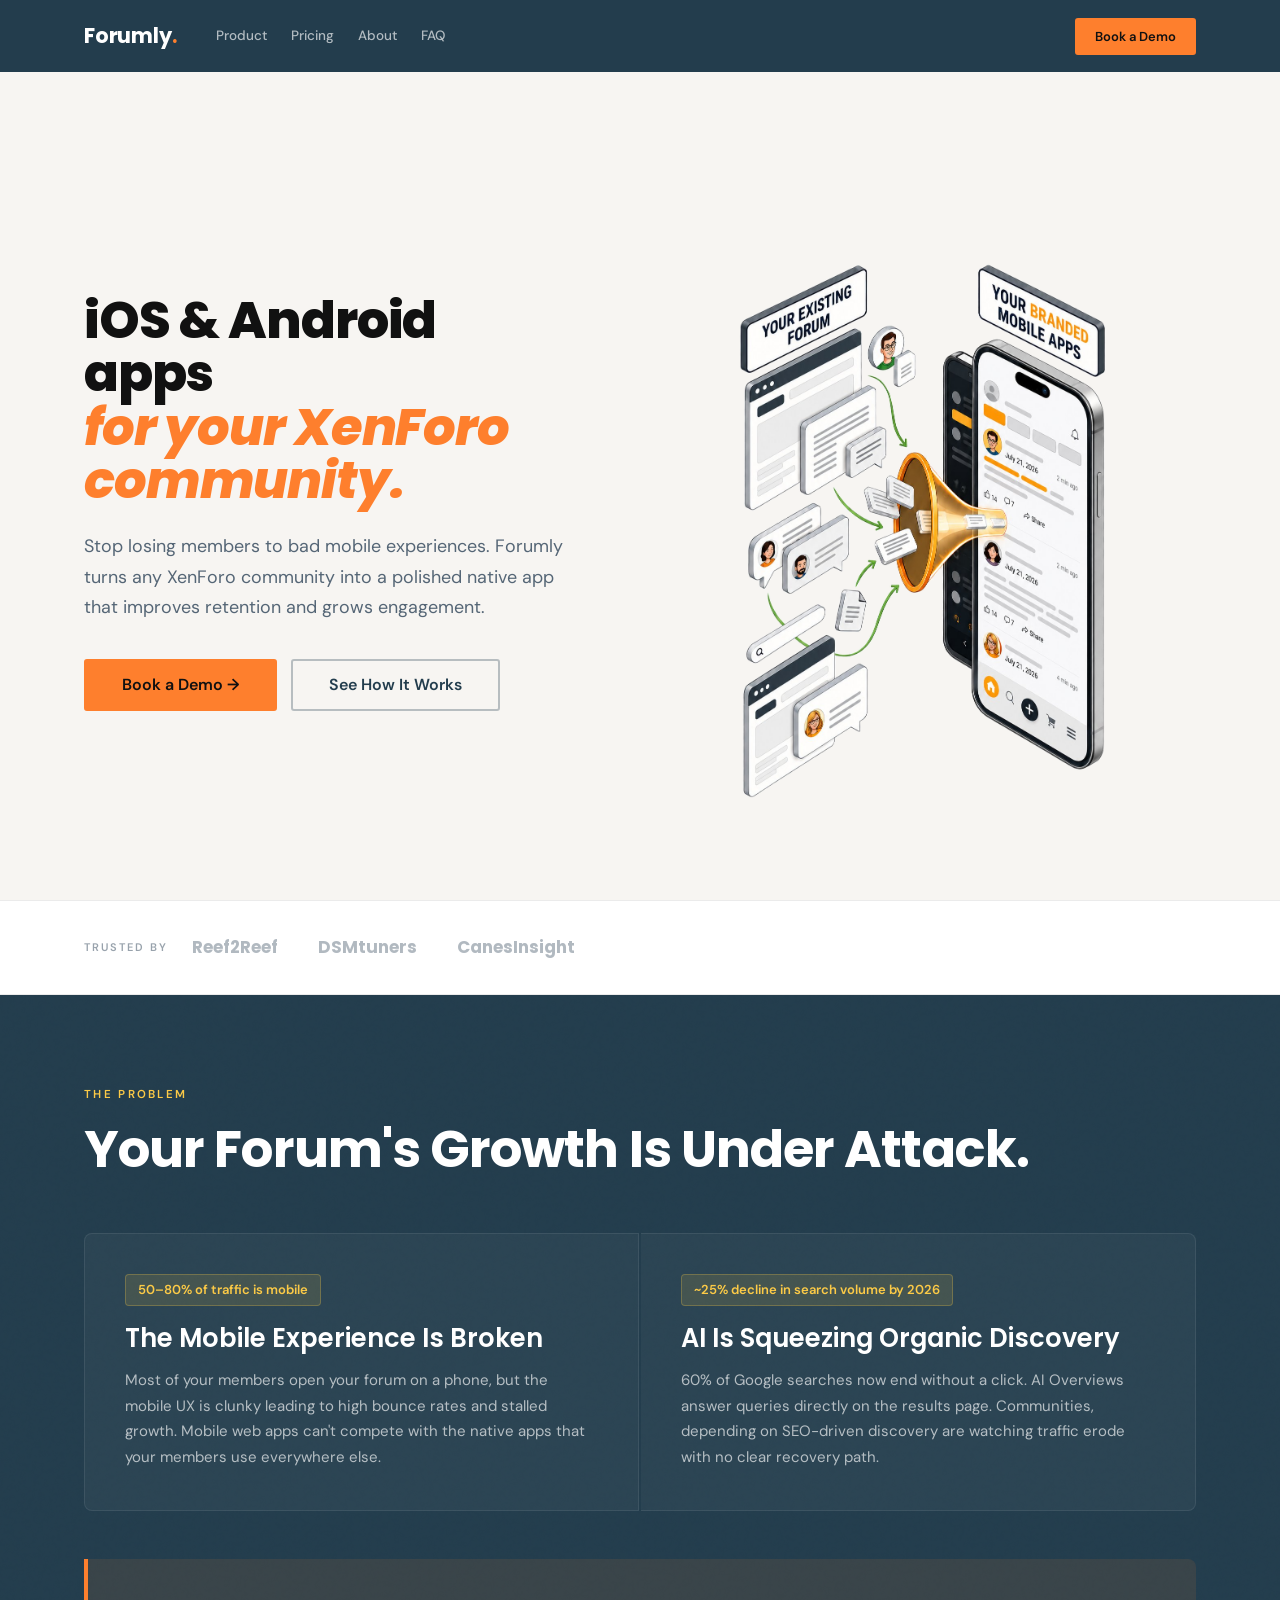
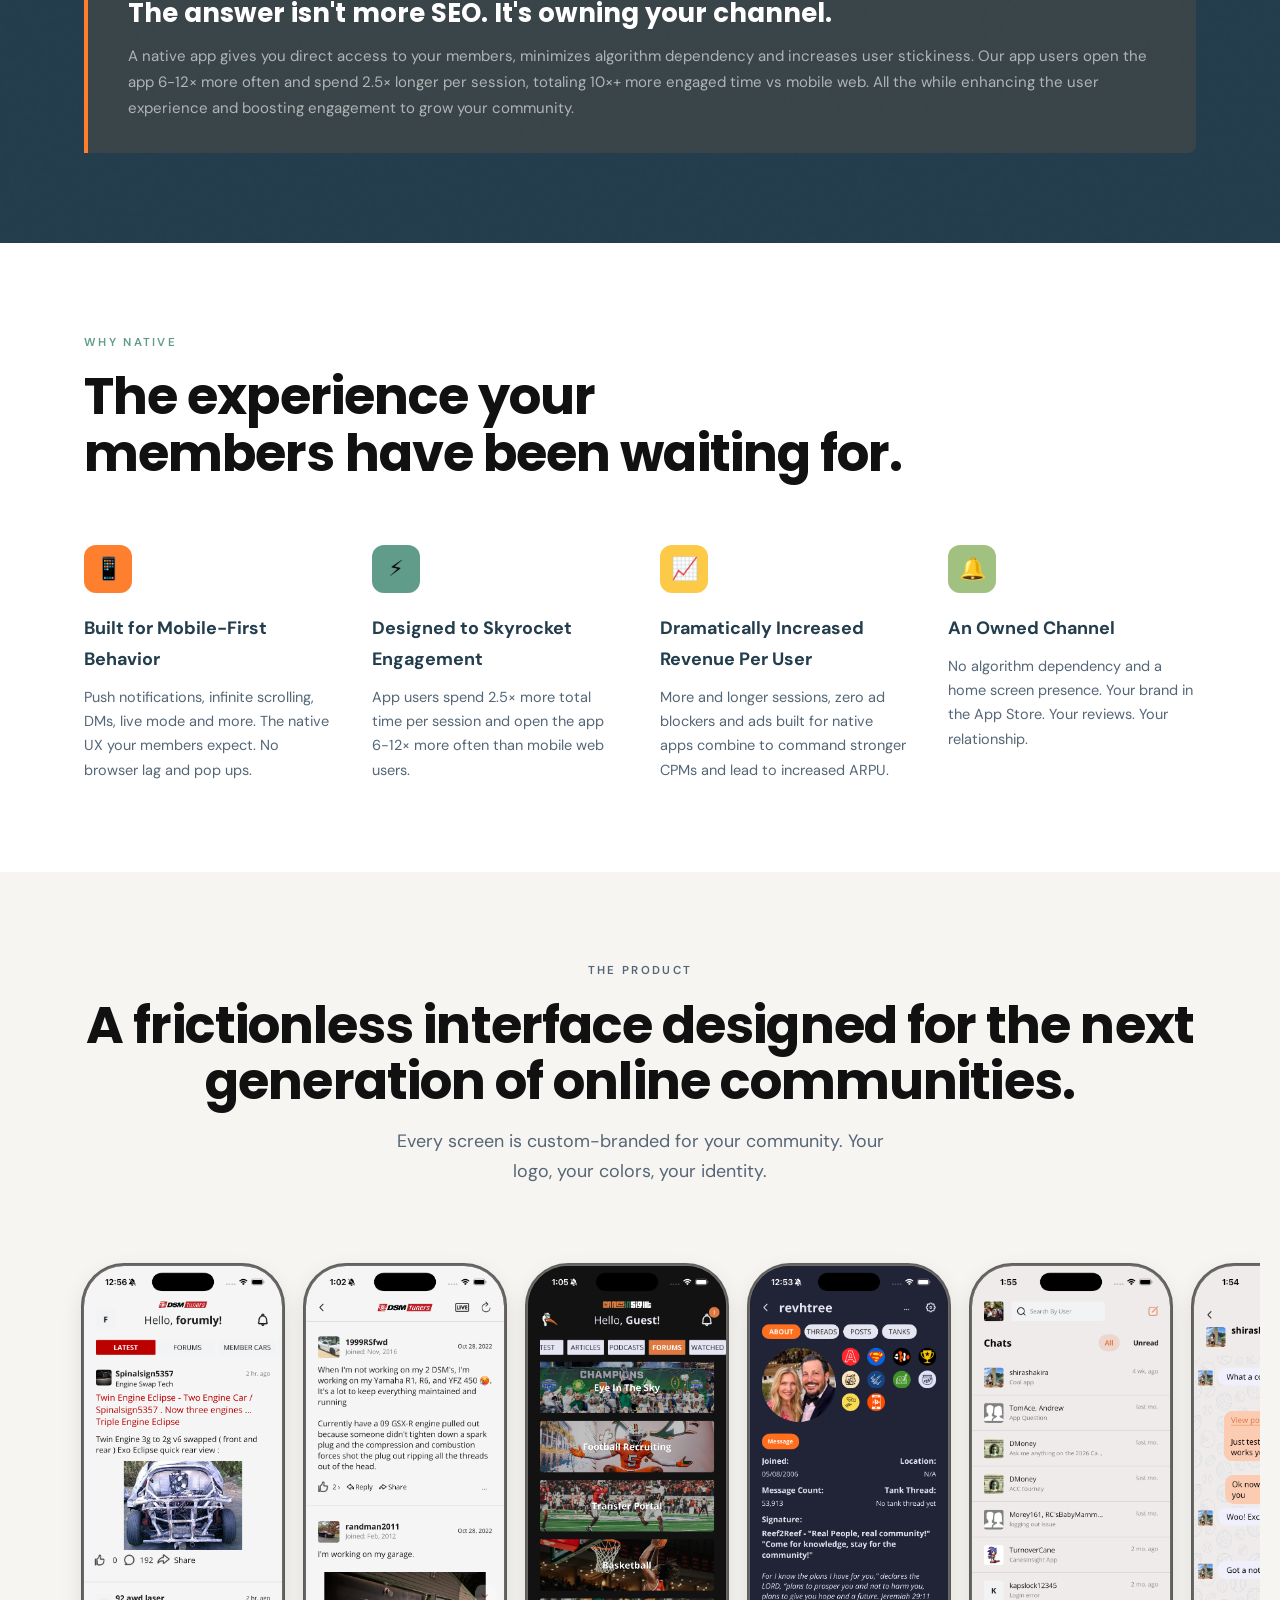
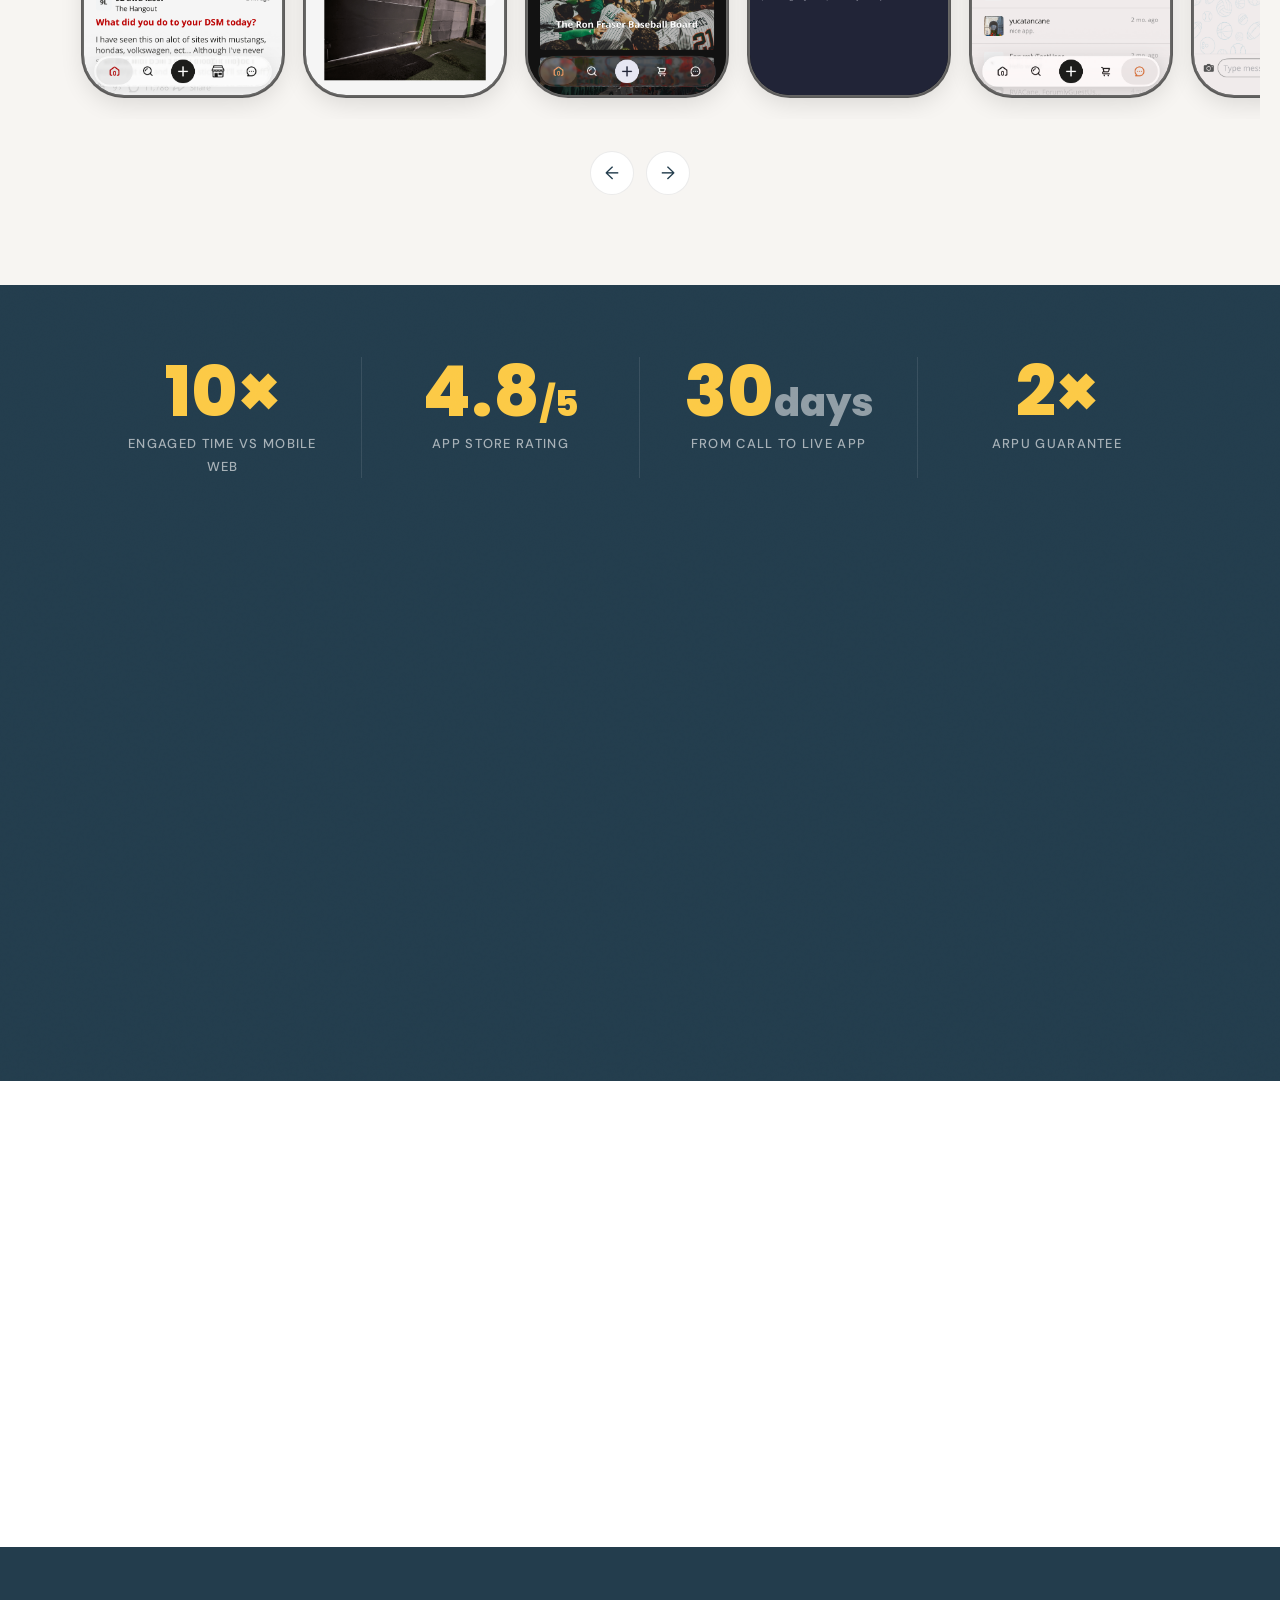
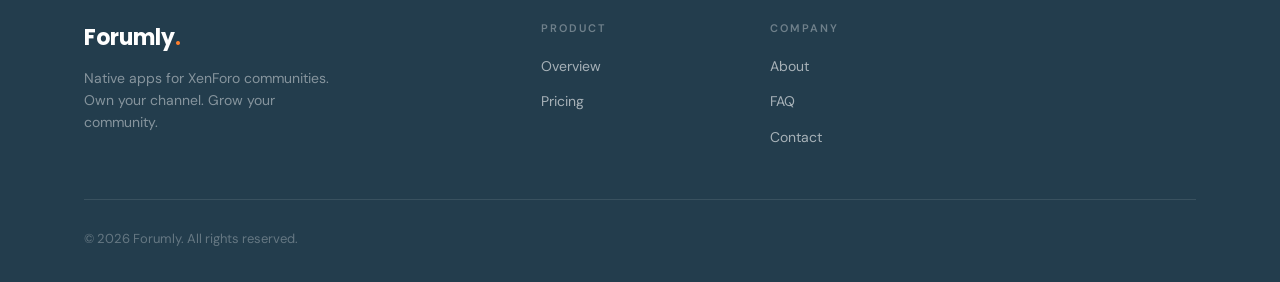
<file: index.html>
<!DOCTYPE html>
<html lang="en">
<head>
<meta charset="UTF-8">
<meta name="viewport" content="width=device-width, initial-scale=1.0">
<title>Forumly — Native Apps for XenForo Communities</title>
<meta name="description" content="Forumly turns any XenForo community into a polished native iOS &amp; Android app in 30 days. More engagement, more revenue, direct channel ownership.">
<link rel="icon" href="data:image/svg+xml,<svg xmlns=%22http://www.w3.org/2000/svg%22 viewBox=%220 0 100 100%22><text y=%22.9em%22 font-size=%2290%22>📱</text></svg>">
<link rel="canonical" href="https://www.tryforumly.com/">
<meta property="og:type" content="website">
<meta property="og:site_name" content="Forumly">
<meta property="og:url" content="https://www.tryforumly.com/">
<meta property="og:title" content="Forumly — Native Apps for XenForo Communities">
<meta property="og:description" content="Forumly turns any XenForo community into a polished native iOS &amp; Android app in 30 days. More engagement, more revenue, direct channel ownership.">
<meta property="og:image" content="https://www.tryforumly.com/uploads/og-image.png">
<meta name="twitter:card" content="summary_large_image">
<meta name="twitter:title" content="Forumly — Native Apps for XenForo Communities">
<meta name="twitter:description" content="Forumly turns any XenForo community into a polished native iOS &amp; Android app in 30 days. More engagement, more revenue, direct channel ownership.">
<meta name="twitter:image" content="https://www.tryforumly.com/uploads/og-image.png">
<link href="https://assets.calendly.com/assets/external/widget.css" rel="stylesheet">
<link rel="stylesheet" href="css/forumly.css">
<link rel="stylesheet" href="css/index.css">
<!-- Google tag (gtag.js) -->
<script async src="https://www.googletagmanager.com/gtag/js?id=G-4CVNY8J479"></script>
<script>
  window.dataLayer = window.dataLayer || [];
  function gtag(){dataLayer.push(arguments);}
  gtag('js', new Date());
  gtag('config', 'G-4CVNY8J479');
</script>
<script type="application/ld+json">
{
  "@context": "https://schema.org",
  "@graph": [
    {
      "@type": "WebSite",
      "name": "Forumly",
      "url": "https://www.tryforumly.com/",
      "description": "Native iOS and Android apps for XenForo forum communities."
    },
    {
      "@type": "Organization",
      "name": "Forumly",
      "url": "https://www.tryforumly.com/",
      "description": "Forumly builds native iOS and Android apps for XenForo communities. Live in 30 days. 50/50 revenue share with a 2× ARPU guarantee.",
      "sameAs": []
    },
    {
      "@type": "SoftwareApplication",
      "name": "Forumly — XenForo Mobile App",
      "applicationCategory": "CommunityApplication",
      "operatingSystem": "iOS, Android",
      "url": "https://www.tryforumly.com/",
      "description": "The fastest way to launch a native iOS and Android app for any XenForo community. Full-service: we build it, submit it, and manage it. Live in 30 days. No developer required. 50/50 ad revenue share with a 2× ARPU guarantee — we only win when you win.",
      "offers": {
        "@type": "Offer",
        "price": "6000",
        "priceCurrency": "USD",
        "description": "One-time setup fee. 50/50 ad revenue share ongoing. 2× ARPU guarantee."
      },
      "featureList": [
        "Native iOS and Android apps (not a webview wrapper)",
        "Live in 30 days",
        "Full-service: we handle App Store and Google Play submission",
        "Push notifications",
        "Real-time sync via XenForo REST API",
        "Custom branding — your name, your icon, your app",
        "50/50 ad revenue share",
        "2× ARPU guarantee",
        "Live Mode for real-time community events",
        "BBCode rendered as native UI elements",
        "Existing subscriber/paid member tiers respected"
      ]
    }
  ]
}
</script>
</head>
<body>

<!-- ── Navigation ── -->
<script src="partials/nav.js"></script>

<!-- ── Hero ── -->
<section class="hero" data-screen-label="Hero">
  <div class="wrap">
    <div class="hero-grid">
      <div class="hero-content">
        <h1 class="display" style="margin-top: 20px; font-size: clamp(32px,4vw,58px); font-family: Poppins">
          iOS &amp; Android apps<br>
          <em style="color:var(--orange);">for your XenForo community.</em>
        </h1>
        <p class="lead" style="margin-top:24px;max-width:480px;">
          Stop losing members to bad mobile experiences. Forumly turns any XenForo community into a polished native app that improves retention and grows engagement.
        </p>
        <div class="hero-ctas">
          <a href="" onclick="Calendly.initPopupWidget({url:'https://calendly.com/nathan-tryforumly/30min?primary_color=fe7f2d'});return false;" class="btn btn-primary btn-lg">Book a Demo &rarr;</a>
          <a href="/product" class="btn btn-outline--dark btn-lg">See How It Works</a>
        </div>
      </div>
      <div class="hero-illustration" aria-hidden="false">
          <img src="uploads/hero-infographic.png" alt="Your existing XenForo forum transformed into branded native mobile apps" style="margin: 0px">
        </div>
    </div>
  </div>
</section>

<!-- ── Partner Strip ── -->
<div class="partners" data-screen-label="Partners">
  <div class="wrap">
    <div class="partners-inner">
      <span class="partner-lede">Trusted by</span>
      <div class="partner-scroll-wrap">
        <div class="partner-scroll-inner">
          <a href="https://reef2reef.com/" target="_blank" rel="noopener" class="partner-name" style="--brand-color:#FF6F1E;">Reef2Reef</a>
          <a href="https://dsmtuners.com/" target="_blank" rel="noopener" class="partner-name" style="--brand-color:#BB0000;">DSMtuners</a>
          <a href="https://www.canesinsight.com/" target="_blank" rel="noopener" class="partner-name" style="--brand-color:#DF7942;">CanesInsight</a>
          <a href="https://reef2reef.com/" target="_blank" rel="noopener" class="partner-name partner-clone" style="--brand-color:#FF6F1E;" aria-hidden="true">Reef2Reef</a>
          <a href="https://dsmtuners.com/" target="_blank" rel="noopener" class="partner-name partner-clone" style="--brand-color:#BB0000;" aria-hidden="true">DSMtuners</a>
          <a href="https://www.canesinsight.com/" target="_blank" rel="noopener" class="partner-name partner-clone" style="--brand-color:#DF7942;" aria-hidden="true">CanesInsight</a>
        </div>
      </div>
    </div>
  </div>
</div>

<!-- ── Problem ── -->
<section class="sec sec--dark" id="problem" data-screen-label="Problem">
  <div class="wrap">
    <div class="reveal">
      <span class="eyebrow">The problem</span>
      <h2 class="heading-1" style="margin-top:16px;">
        Your Forum's Growth Is Under Attack.
      </h2>
    </div>
    <div class="problem-grid reveal">
      <div class="problem-col">
        <span class="problem-stat">50–80% of traffic is mobile</span>
        <h3 class="heading-3" style="color:var(--white);margin-bottom:14px;">The Mobile Experience Is Broken</h3>
        <p style="color:rgba(255,255,255,0.65);font-size:15px;line-height:1.7;">Most of your members open your forum on a phone, but the mobile UX is clunky leading to high bounce rates and stalled growth. Mobile web apps can't compete with the native apps that your members use everywhere else.</p>
      </div>
      <div class="problem-col">
        <span class="problem-stat">~25% decline in search volume by 2026</span>
        <h3 class="heading-3" style="color:var(--white);margin-bottom:14px;">AI Is Squeezing Organic Discovery</h3>
        <p style="color:rgba(255,255,255,0.65);font-size:15px;line-height:1.7;">60% of Google searches now end without a click. AI Overviews answer queries directly on the results page. Communities, depending on SEO-driven discovery are watching traffic erode with no clear recovery path.</p>
      </div>
    </div>
    <div class="problem-bridge reveal">
      <p style="font-family:var(--font-display);font-size:clamp(18px,2.2vw,26px);font-weight:700;color:var(--white);">The answer isn't more SEO. It's owning your channel.</p>
      <p style="color:rgba(255,255,255,0.6);font-size:15px;margin-top:8px;">A native app gives you direct access to your members, minimizes algorithm dependency and increases user stickiness. Our app users open the app 6-12× more often and spend 2.5× longer per session, totaling 10×+ more engaged time vs mobile web. All the while enhancing the user experience and boosting engagement to grow your community.</p>
    </div>
  </div>
</section>

<!-- ── Benefits ── -->
<section class="sec" id="benefits" data-screen-label="Benefits">
  <div class="wrap">
    <div class="reveal">
      <span class="eyebrow">Why native</span>
      <h2 class="heading-1" style="margin-top:16px;">
        The experience your<br>members have been waiting for.
      </h2>
    </div>
    <div class="benefits-row reveal">

      <div class="benefit">
        <div class="benefit-icon" style="background:var(--orange);font-size:22px;">📱</div>
        <h3>Built for Mobile-First Behavior</h3>
        <p>Push notifications, infinite scrolling, DMs, live mode and more. The native UX your members expect. No browser lag and pop ups. </p>
      </div>

      <div class="benefit">
        <div class="benefit-icon" style="background:var(--teal);font-size:22px;">⚡</div>
        <h3>Designed to Skyrocket Engagement</h3>
        <p>App users spend 2.5× more total time per session and open the app 6-12× more often than mobile web users.</p>
      </div>

      <div class="benefit">
        <div class="benefit-icon" style="background:var(--yellow);font-size:22px;">📈</div>
        <h3>Dramatically Increased Revenue Per User</h3>
        <p>More and longer sessions, zero ad blockers and ads built for native apps combine to command stronger CPMs and lead to increased ARPU.</p>
      </div>

      <div class="benefit">
        <div class="benefit-icon" style="background:var(--sage);font-size:22px;">🔔</div>
        <h3>An Owned Channel</h3>
        <p>No algorithm dependency and a home screen presence. Your brand in the App Store. Your reviews. Your relationship.</p>
      </div>

    </div>
  </div>
</section>

<!-- ── Stats Bar ── -->
<!-- ── App Preview ── -->
<section class="sec sec--warm" id="preview" data-screen-label="App Preview">
  <div class="wrap">
    <div class="reveal" style="text-align:center;">
      <span class="eyebrow eyebrow--dark">The product</span>
      <h2 class="heading-1" style="margin-top:16px;margin-left:auto;margin-right:auto;">
        A frictionless interface designed for the next generation of online communities.
      </h2>
      <p class="lead" style="margin-top:16px;max-width:520px;margin-left:auto;margin-right:auto;">
        Every screen is custom-branded for your community. Your logo, your colors, your identity.
      </p>
    </div>
    <div class="screenshot-carousel reveal">
      <div class="carousel-fade">
        <div class="carousel-track" id="carouselTrack">
          <div class="carousel-item">
            <div class="phone phone--lg"><img src="uploads/home_main_feed.png" alt="XenForo community main feed in Forumly native mobile app"></div>
          </div>
          <div class="carousel-item">
            <div class="phone phone--lg"><img src="uploads/home_thread.png" alt="XenForo forum thread view in Forumly native iOS app"></div>
          </div>
          <div class="carousel-item">
            <div class="phone phone--lg"><img src="uploads/home_forums.png" alt="XenForo forums list in Forumly native mobile app"></div>
          </div>
          <div class="carousel-item">
            <div class="phone phone--lg"><img src="uploads/home_profile.png" alt="User profile screen in XenForo native mobile app"></div>
          </div>
          <div class="carousel-item">
            <div class="phone phone--lg"><img src="uploads/pasted-1780509312241-0.png" alt="Direct message inbox in XenForo native mobile app"></div>
          </div>
          <div class="carousel-item">
            <div class="phone phone--lg"><img src="uploads/pasted-1780509300021-0.png" alt="Direct messaging in XenForo native mobile app"></div>
          </div>
          <div class="carousel-item">
            <div class="phone phone--lg"><img src="uploads/product_push_notification.png" alt="XenForo forum push notification on iPhone"></div>
          </div>
          <div class="carousel-item">
            <div class="phone phone--lg"><img src="uploads/pasted-1780509319614-0.png" alt="Full-text search in XenForo native mobile app"></div>
          </div>
          <div class="carousel-item">
            <div class="phone phone--lg"><img src="uploads/product_easy_posting.png" alt="Easy forum posting in XenForo native mobile app"></div>
          </div>
        </div>
      </div>
      <div class="carousel-controls">
        <button class="carousel-btn" id="carouselPrev" aria-label="Previous">&#8592;</button>
        <button class="carousel-btn" id="carouselNext" aria-label="Next">&#8594;</button>
      </div>
    </div>
  </div>
</section>

<section class="stats-bar sec--dark" data-screen-label="Stats">
  <div class="wrap">
    <div class="stats-inner reveal">
      <div class="stat-cell">
        <span class="stat-num">10×</span>
        <span class="stat-label">Engaged time vs mobile web</span>
      </div>
      <div class="stat-cell">
        <span class="stat-num">4.8<span style="font-size:0.5em;">/5</span></span>
        <span class="stat-label">App Store rating</span>
      </div>
      <div class="stat-cell">
        <span class="stat-num">30<span style="font-size:0.55em;color:rgba(255,255,255,0.5);">days</span></span>
        <span class="stat-label">From call to live app</span>
      </div>
      <div class="stat-cell">
        <span class="stat-num">2×</span>
        <span class="stat-label">ARPU GUARANTEE</span>
      </div>
    </div>
  </div>
</section>

<!-- ── Testimonial ── -->
<section class="sec--dark" id="testimonial" data-screen-label="Testimonial">
  <div class="wrap">
    <div class="testimonial-quote reveal">
      <span class="quote-mark">&ldquo;</span>
      <p class="quote-text" style="font-size:clamp(20px,2.5vw,34px);">
        With our new app we not only have a tool that can help us stay viable, but we have 
        something that gives us other avenues for growth in an ever evolving social landscape.
      </p>
      <div class="quote-attr">
        <span class="quote-name">David Hammontree &mdash; <span style="color:var(--orange);">@revhtree</span></span>
        <span class="quote-role">Owner, <a href="https://www.reef2reef.com/" target="_blank" rel="noopener" style="color:rgba(255,255,255,0.55);text-decoration:underline;text-underline-offset:3px;">Reef2Reef.com</a> &mdash; largest reef aquarium community online</span>
      </div>
    </div>
  </div>
</section>

<!-- ── Final CTA ── -->
<section class="final-cta" data-screen-label="CTA">
  <div class="wrap">
    <div class="reveal">
      <span class="eyebrow eyebrow--dark" style="display:block;text-align:center;margin-bottom:20px;">Get started</span>
      <h2 class="heading-1" style="margin:0 auto 16px;">
        Ready to grow your community?
      </h2>
      <p class="lead" style="max-width:420px;margin:0 auto 36px;">
        No long-term contracts. Live in 30 days.
      </p>
      <div class="final-cta-btns">
        <a href="" onclick="Calendly.initPopupWidget({url:'https://calendly.com/nathan-tryforumly/30min?primary_color=fe7f2d'});return false;" class="btn btn-primary btn-lg">Book a Demo &rarr;</a>
        <a href="/pricing" class="btn btn-outline--dark btn-lg">See Pricing</a>
      </div>
    </div>
  </div>
</section>

<!-- ── Footer ── -->
<script src="partials/footer.js"></script>

<script src="https://assets.calendly.com/assets/external/widget.js" type="text/javascript" async></script>
<script>
window.addEventListener("message", function(e) {
  if (e.data.event && e.data.event === "calendly.event_scheduled") {
    gtag('event', 'manual_event_SUBMIT_LEAD_FORM');
  }
});
</script>
<script src="js/nav.js"></script>
<script>
(function () {
  var track = document.getElementById('carouselTrack');
  var prevBtn = document.getElementById('carouselPrev');
  var nextBtn = document.getElementById('carouselNext');
  if (!track) return;

  var originals = Array.from(track.querySelectorAll('.carousel-item'));
  var n = originals.length;

  // Clone all items for seamless looping
  originals.forEach(function (item) {
    var clone = item.cloneNode(true);
    clone.setAttribute('aria-hidden', 'true');
    track.appendChild(clone);
  });

  var current = 0;
  var isJumping = false;

  function itemW() {
    var gap = parseInt(getComputedStyle(track).gap) || 24;
    return originals[0].offsetWidth + gap;
  }

  function goTo(index, animate) {
    isJumping = !animate;
    track.style.scrollBehavior = animate ? 'smooth' : 'auto';
    track.scrollLeft = index * itemW();
    if (animate) setTimeout(function () { isJumping = false; }, 400);
    current = index;
  }

  // Start at first item
  goTo(0, false);

  nextBtn.addEventListener('click', function () {
    var next = current + 1;
    if (next >= n) {
      // Scroll to clone, then silently jump to real item
      track.style.scrollBehavior = 'smooth';
      track.scrollLeft = next * itemW();
      current = next;
      setTimeout(function () { goTo(0, false); }, 420);
    } else {
      goTo(next, true);
    }
  });

  prevBtn.addEventListener('click', function () {
    if (current <= 0) {
      // Jump to last clone position, then scroll back
      goTo(n, false);
      setTimeout(function () { goTo(n - 1, true); }, 50);
    } else {
      goTo(current - 1, true);
    }
  });

  // Auto-advance every 3.5 seconds
  var autoTimer = setInterval(function () {
    var next = current + 1;
    if (next >= n) {
      track.style.scrollBehavior = 'smooth';
      track.scrollLeft = next * itemW();
      current = next;
      setTimeout(function () { goTo(0, false); }, 420);
    } else {
      goTo(next, true);
    }
  }, 3500);

  // Pause auto-advance on user interaction
  [prevBtn, nextBtn].forEach(function (btn) {
    btn.addEventListener('click', function () {
      clearInterval(autoTimer);
    });
  });
})();
</script>
</body>
</html>
</file>
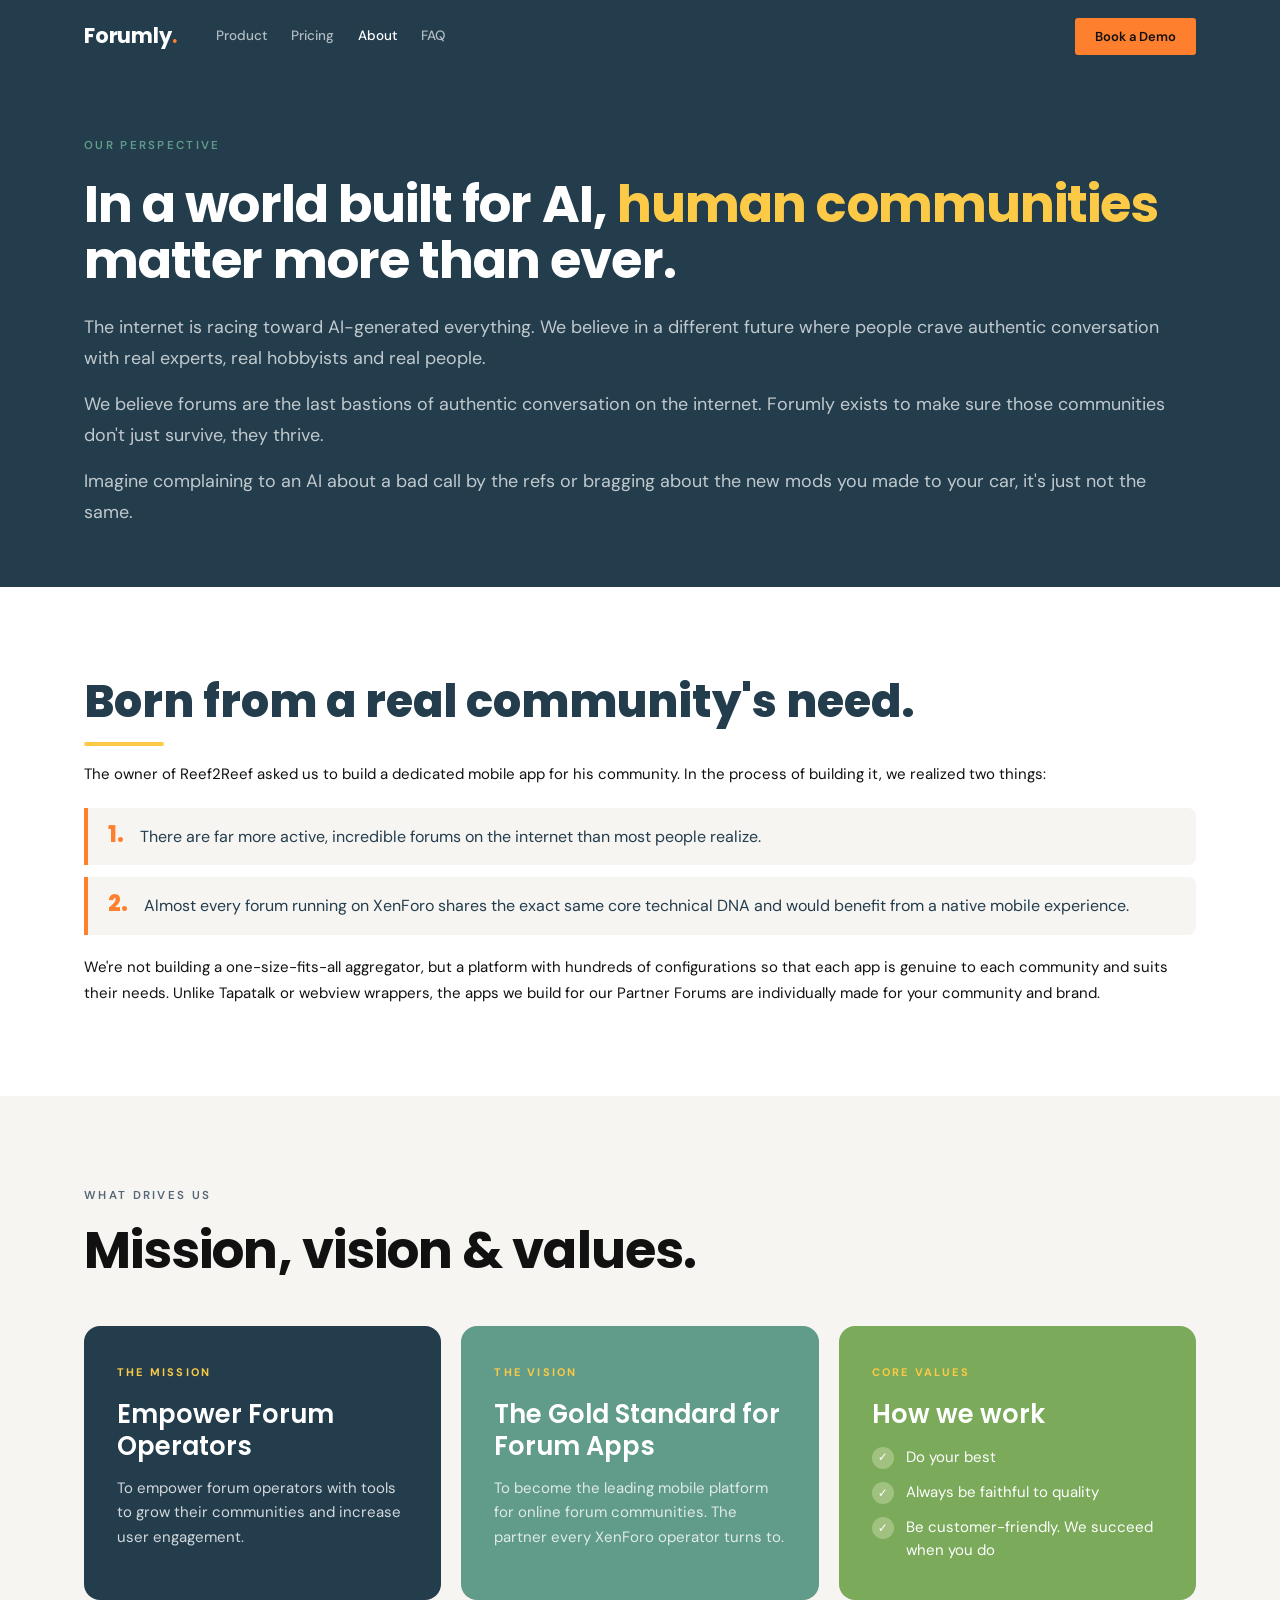
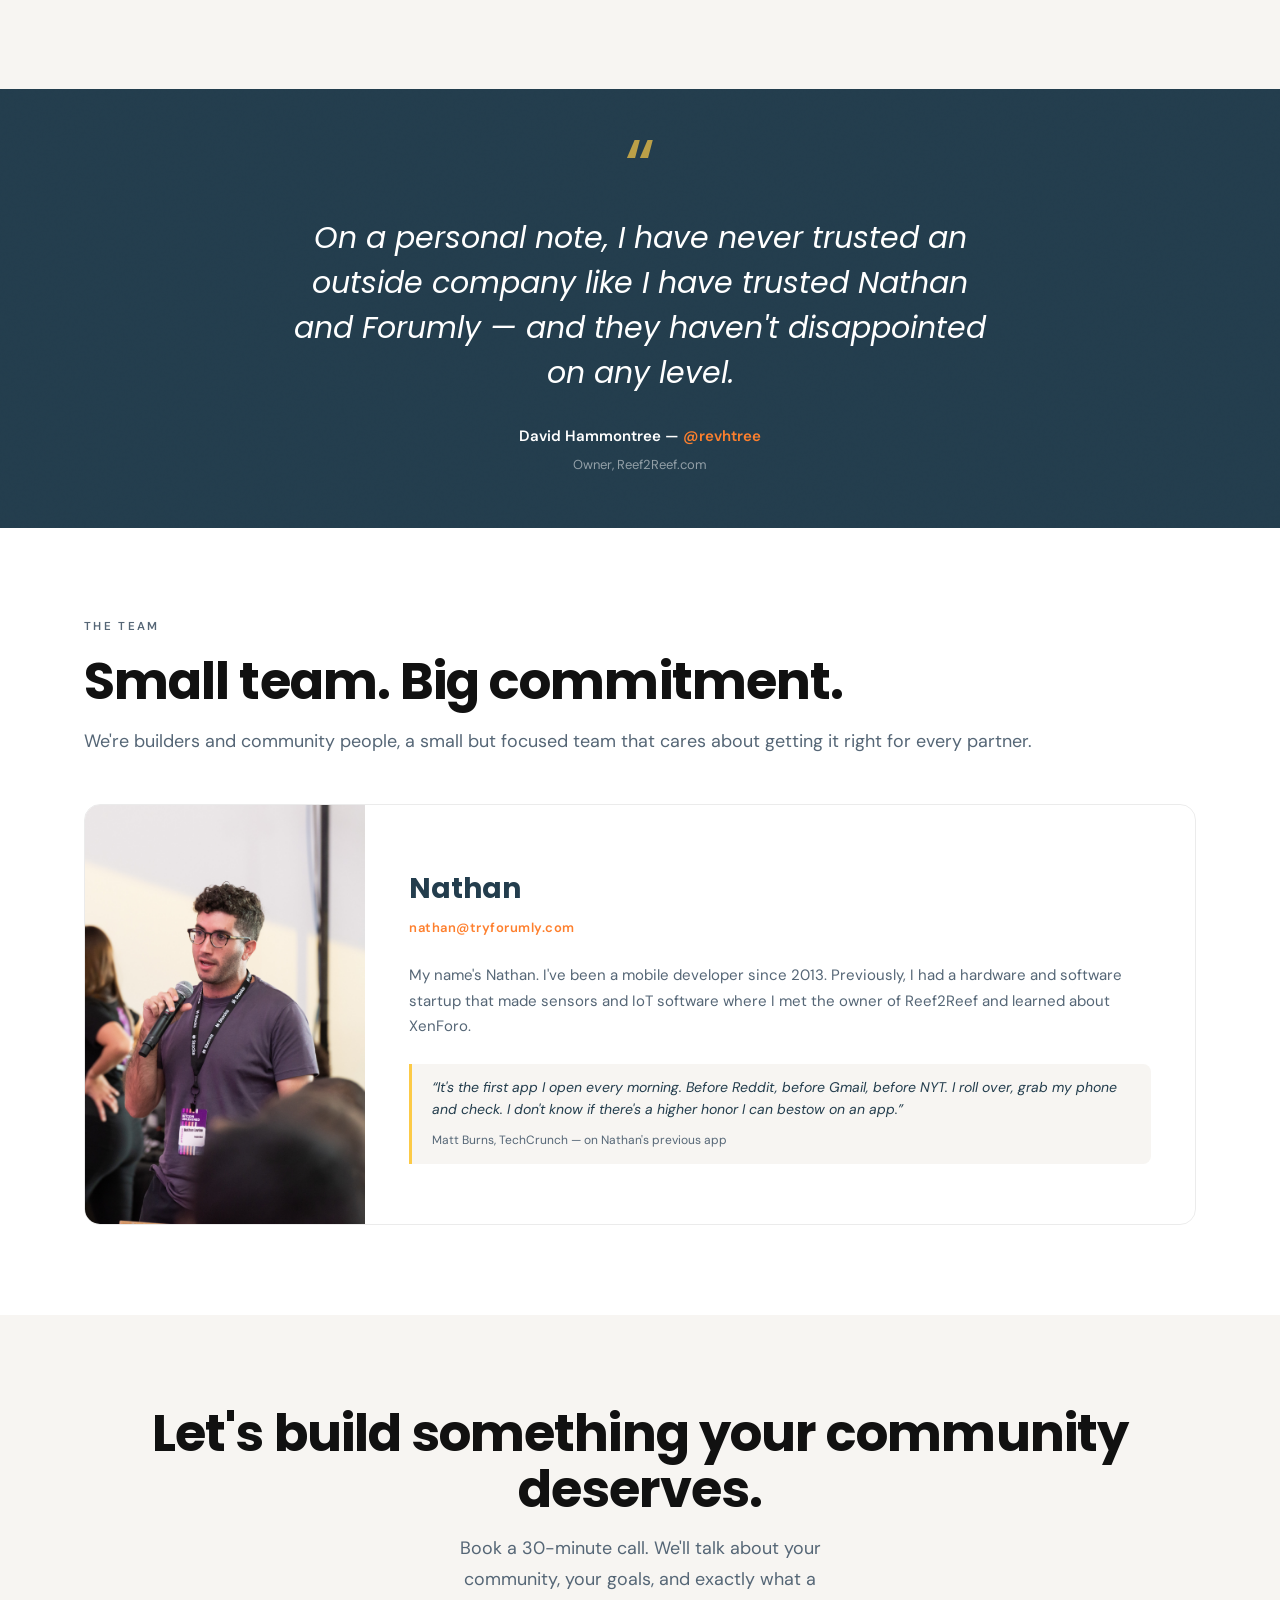
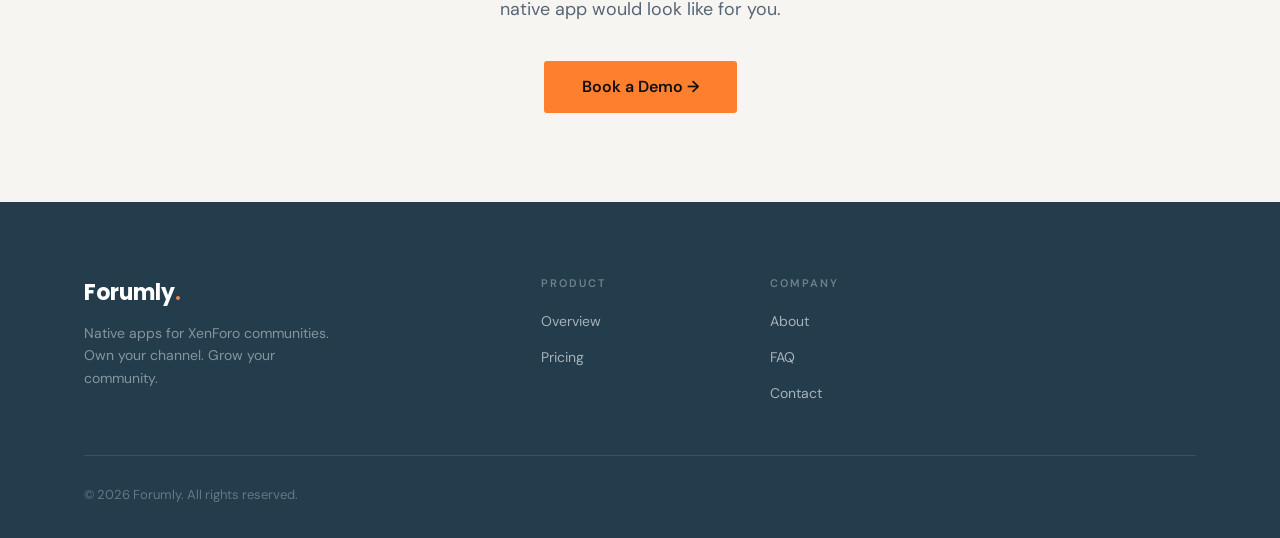
<file: about.html>
<!DOCTYPE html>
<html lang="en">
<head>
<meta charset="UTF-8">
<meta name="viewport" content="width=device-width, initial-scale=1.0">
<title>About Forumly — XenForo Mobile App Company</title>
<meta name="description" content="Forumly was born from a real community's need. Learn our story, mission, and why we believe human communities matter more than ever in an AI-driven world.">
<link rel="icon" href="data:image/svg+xml,<svg xmlns=%22http://www.w3.org/2000/svg%22 viewBox=%220 0 100 100%22><text y=%22.9em%22 font-size=%2290%22>📱</text></svg>">
<link rel="canonical" href="https://www.tryforumly.com/about">
<meta property="og:type" content="website">
<meta property="og:site_name" content="Forumly">
<meta property="og:url" content="https://www.tryforumly.com/about">
<meta property="og:title" content="About Forumly — XenForo Mobile App Company">
<meta property="og:description" content="Forumly was born from a real community's need. Learn our story, mission, and why we believe human communities matter more than ever in an AI-driven world.">
<meta property="og:image" content="https://www.tryforumly.com/uploads/og-image.png">
<meta name="twitter:card" content="summary_large_image">
<meta name="twitter:title" content="About Forumly — XenForo Mobile App Company">
<meta name="twitter:description" content="Forumly was born from a real community's need. Learn our story, mission, and why we believe human communities matter more than ever in an AI-driven world.">
<meta name="twitter:image" content="https://www.tryforumly.com/uploads/og-image.png">
<link href="https://assets.calendly.com/assets/external/widget.css" rel="stylesheet">
<link rel="stylesheet" href="css/forumly.css">
<link rel="stylesheet" href="css/about.css">
<!-- Google tag (gtag.js) -->
<script async src="https://www.googletagmanager.com/gtag/js?id=G-4CVNY8J479"></script>
<script>
  window.dataLayer = window.dataLayer || [];
  function gtag(){dataLayer.push(arguments);}
  gtag('js', new Date());
  gtag('config', 'G-4CVNY8J479');
</script>
<script type="application/ld+json">
{
  "@context": "https://schema.org",
  "@graph": [
    {
      "@type": "AboutPage",
      "url": "https://www.tryforumly.com/about",
      "name": "About Forumly — XenForo Mobile App Company",
      "description": "Forumly was born from a real community's need. We build native iOS and Android apps for XenForo forum communities, empowering forum operators to grow engagement and revenue.",
      "about": {
        "@type": "Organization",
        "name": "Forumly"
      }
    },
    {
      "@type": "Organization",
      "name": "Forumly",
      "url": "https://www.tryforumly.com/",
      "description": "Forumly builds native iOS and Android apps for XenForo forum communities. We believe forums are the last bastions of authentic conversation on the internet and exist to make sure those communities thrive.",
      "foundingDate": "2024",
      "mission": "To empower forum operators with tools to grow their communities and increase user engagement.",
      "sameAs": []
    }
  ]
}
</script>
</head>
<body>

<script src="partials/nav.js"></script>

<!-- ── Hero ── -->
<section class="about-hero" data-screen-label="Hero">
  <div class="wrap">
    <div class="about-hero-inner reveal">
      <span class="eyebrow">Our perspective</span>
      <h1 class="heading-1" style="margin-top:20px;color:var(--white);">In a world built for AI, <span style="color:#fcca46;">human communities</span> matter more than ever.</h1>
      <p class="lead lead--white" style="margin-top:24px;">The internet is racing toward AI-generated everything. We believe in a different future where people crave authentic conversation with real experts, real hobbyists and real people.</p>
      <p class="lead lead--white" style="margin-top:16px;">We believe forums are the last bastions of  authentic conversation on the internet. Forumly exists to make sure those communities don't just survive, they thrive.</p>
      <p class="lead lead--white" style="margin-top:16px;">Imagine complaining to an AI about a bad call by the refs or bragging about the new mods you made to your car, it's just not the same.</p>
    </div>
  </div>
</section>

<!-- ── Origin ── -->
<section data-screen-label="Origin">
  <div class="wrap">
    <div class="origin-grid">
      <div class="reveal">
        <p class="origin-label">Born from a real community's need.</p>
        <p style="font-size:14px;color:var(--muted);margin-top:0;line-height:1.6;">
</p>
      </div>
      <div class="origin-body reveal">
        <p>
          The owner of Reef2Reef asked us to build a dedicated mobile app for his community. In the process of building it, we realized two things:
        </p>
        <div style="display:flex;flex-direction:column;gap:12px;margin:20px 0;">
          <div style="display:flex;gap:16px;align-items:flex-start;background:var(--warm);border-left:4px solid var(--orange);border-radius:0 8px 8px 0;padding:16px 20px;">
            <span style="font-family:var(--font-display);font-size:22px;font-weight:800;color:var(--orange);line-height:1;flex-shrink:0;">1.</span>
            <p style="margin:0;font-size:16px;color:var(--dark);line-height:1.6;">There are far more active, incredible forums on the internet than most people realize.</p>
          </div>
          <div style="display:flex;gap:16px;align-items:flex-start;background:var(--warm);border-left:4px solid var(--orange);border-radius:0 8px 8px 0;padding:16px 20px;">
            <span style="font-family:var(--font-display);font-size:22px;font-weight:800;color:var(--orange);line-height:1;flex-shrink:0;">2.</span>
            <p style="margin:0;font-size:16px;color:var(--dark);line-height:1.6;">Almost every forum running on XenForo shares the exact same core technical DNA and would benefit from a native mobile experience.</p>
          </div>
        </div>
        <p>
          We're not building a one-size-fits-all aggregator, but a platform with hundreds of configurations so that each app is genuine to each community and suits their needs. Unlike Tapatalk or webview wrappers, the apps we build for our Partner Forums are individually made for your community and brand.
        </p>
      </div>
    </div>
  </div>
</section>

<!-- ── Mission / Vision / Values ── -->
<section class="sec sec--warm" data-screen-label="Mission">
  <div class="wrap">
    <div class="reveal">
      <span class="eyebrow eyebrow--dark">What drives us</span>
      <h2 class="heading-1" style="margin-top:16px;">Mission, vision &amp; values.</h2>
    </div>
    <div class="values-grid reveal">
      <div class="value-card value-card--mission">
        <span class="value-tag">The Mission</span>
        <h3 class="heading-3" style="color:var(--white);margin-bottom:14px;">Empower Forum Operators</h3>
        <p class="value-body">To empower forum operators with tools to grow their communities and increase user engagement.</p>
      </div>
      <div class="value-card value-card--vision">
        <span class="value-tag">The Vision</span>
        <h3 class="heading-3" style="color:var(--white);margin-bottom:14px;">The Gold Standard for Forum Apps</h3>
        <p class="value-body">To become the leading mobile platform for online forum communities. The partner every XenForo operator turns to.</p>
      </div>
      <div class="value-card value-card--values">
        <span class="value-tag">CORE VALUES</span>
        <h3 class="heading-3" style="color:var(--white);margin-bottom:16px;">How we work</h3>
        <ul class="checklist">
          <li>Do your best</li>
          <li>Always be faithful to quality</li>
          <li>Be customer-friendly. We succeed when you do</li>
        </ul>
      </div>
    </div>
  </div>
</section>

<!-- ── Testimonial ── -->
<section class="sec sec--dark" data-screen-label="Testimonial" style="padding: clamp(32px,4vw,56px) 0;">
  <div class="wrap">
    <div class="about-quote reveal">
      <span class="quote-mark" style="font-family:var(--font-display);font-size:80px;color:var(--yellow);opacity:0.7;line-height:0.7;display:block;margin-bottom:20px;">&ldquo;</span>
      <p style="font-family:var(--font-display);font-size:clamp(18px,2.4vw,30px);font-style:italic;color:var(--white);line-height:1.5;margin-bottom:28px;">
        On a personal note, I have never trusted an outside company like I have trusted 
        Nathan and Forumly — and they haven't disappointed on any level.
      </p>
      <div>
        <span style="font-size:15px;font-weight:600;color:var(--white);">David Hammontree &mdash; <span style="color:var(--orange);">@revhtree</span></span><br>
        <span style="font-size:13px;color:rgba(255,255,255,0.5);margin-top:4px;display:block;">Owner, Reef2Reef.com</span>
      </div>
    </div>
  </div>
</section>

<!-- ── Who we are ── -->
<section class="sec" data-screen-label="Team">
  <div class="wrap">
    <div class="reveal">
      <span class="eyebrow eyebrow--dark">The team</span>
      <h2 class="heading-1" style="margin-top:16px;">Small team. Big commitment.</h2>
      <p class="lead" style="margin-top:16px;">We're builders and community people, a small but focused team that cares about getting it right for every partner.</p>
    </div>
    <div class="founder-block reveal">
      <div class="founder-photo">
        <img src="uploads/nathan.jpg" alt="Nathan" />
      </div>
      <div class="founder-body">
        <div class="founder-name">Nathan</div>
        <div class="founder-role">nathan@tryforumly.com</div>
        <p class="founder-bio">
          My name's Nathan. I've been a mobile developer since 2013. Previously, I had a hardware and software startup that made sensors and IoT software where I met the owner of Reef2Reef and learned about XenForo.
        </p>
        <div class="founder-quote">
          <p>&ldquo;It's the first app I open every morning. Before Reddit, before Gmail, before NYT. I roll over, grab my phone and check. I don't know if there's a higher honor I can bestow on an app.&rdquo;</p>
          <cite>Matt Burns, TechCrunch &mdash; on Nathan's previous app</cite>
        </div>
      </div>
    </div>
  </div>
</section>

<!-- ── Footer CTA ── -->
<section class="sec sec--warm" data-screen-label="CTA" style="text-align:center;">
  <div class="wrap">
    <div class="reveal">
      <h2 class="heading-1" style="margin:0 auto 16px;">
        Let's build something your community deserves.
      </h2>
      <p class="lead" style="max-width:400px;margin:0 auto 36px;">
        Book a 30-minute call. We'll talk about your community, your goals, and exactly what a native app would look like for you.
      </p>
      <a href="" onclick="Calendly.initPopupWidget({url:'https://calendly.com/nathan-tryforumly/30min?primary_color=fe7f2d'});return false;" class="btn btn-primary btn-lg">Book a Demo &rarr;</a>
    </div>
  </div>
</section>

<script src="partials/footer.js"></script>

<script src="https://assets.calendly.com/assets/external/widget.js" type="text/javascript" async></script>
<script>
window.addEventListener("message", function(e) {
  if (e.data.event && e.data.event === "calendly.event_scheduled") {
    gtag('event', 'manual_event_SUBMIT_LEAD_FORM');
  }
});
</script>
<script src="js/nav.js"></script>
</body>
</html>
</file>
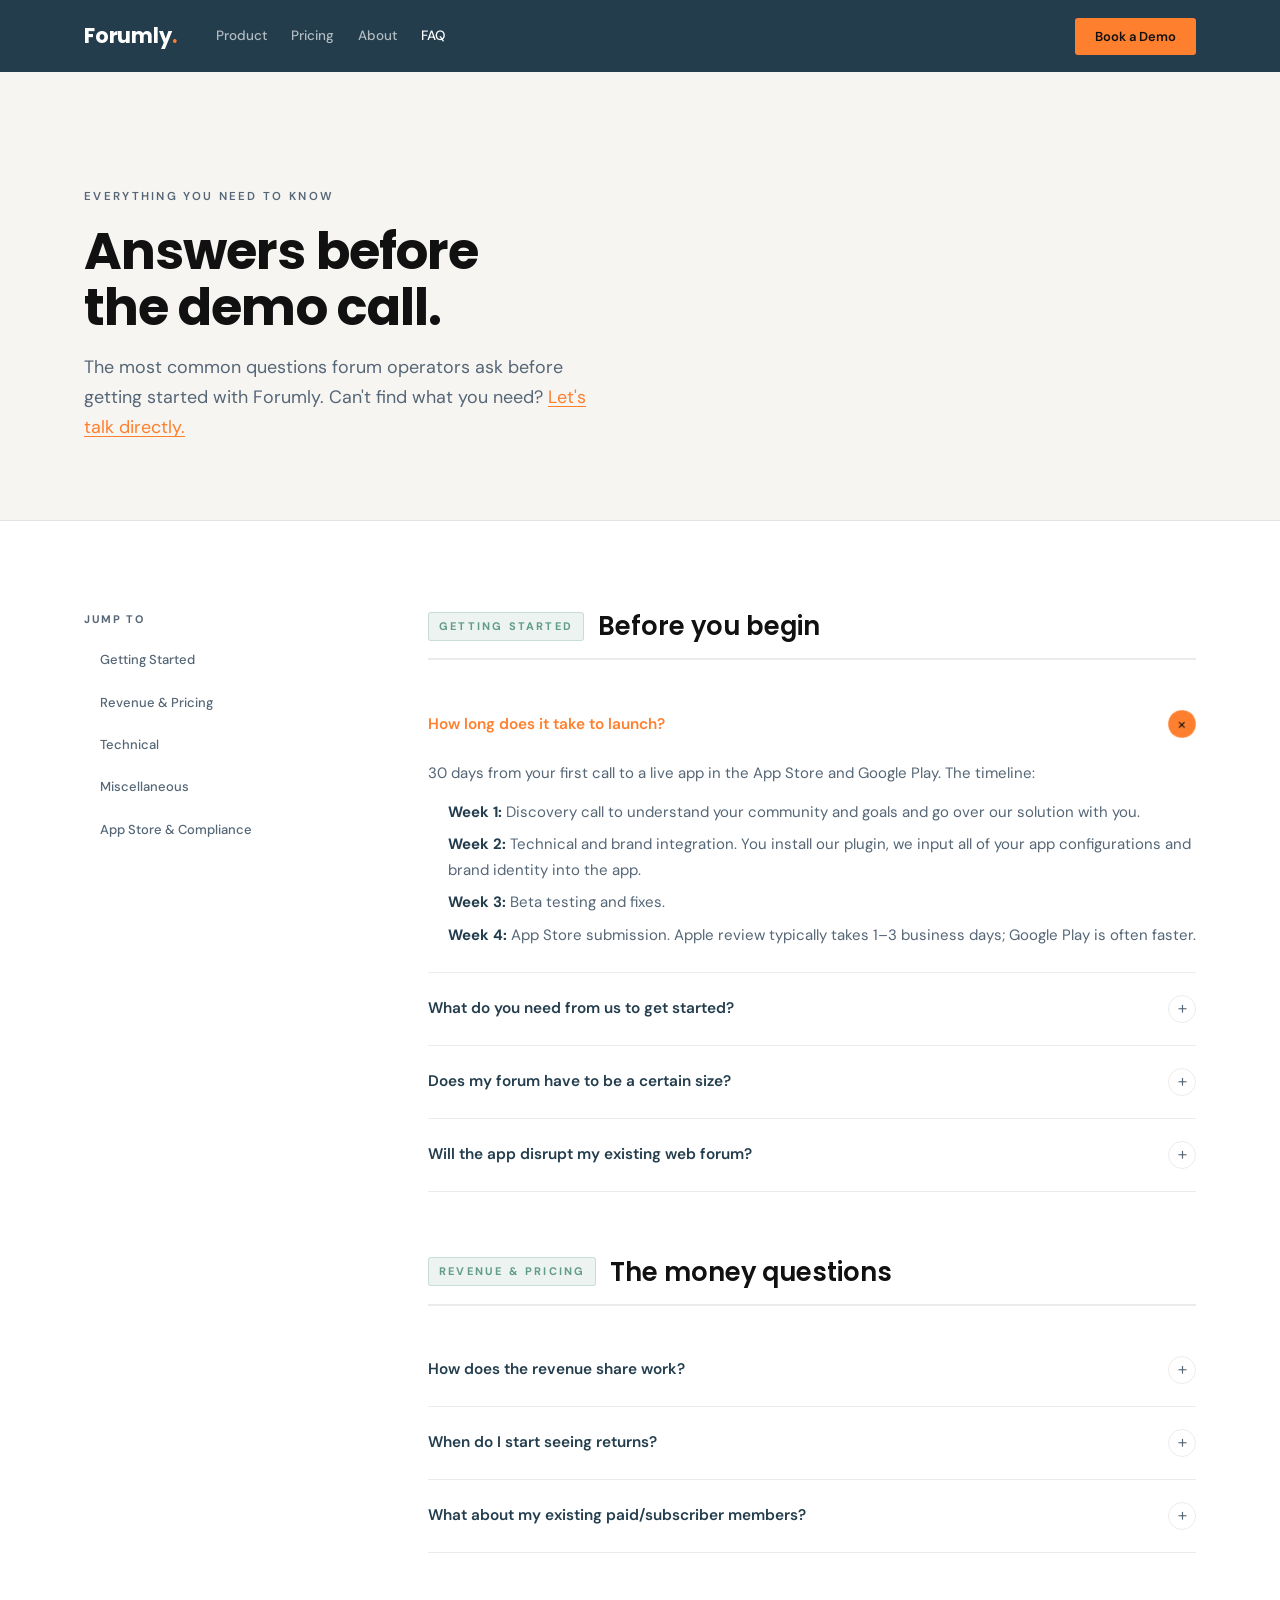
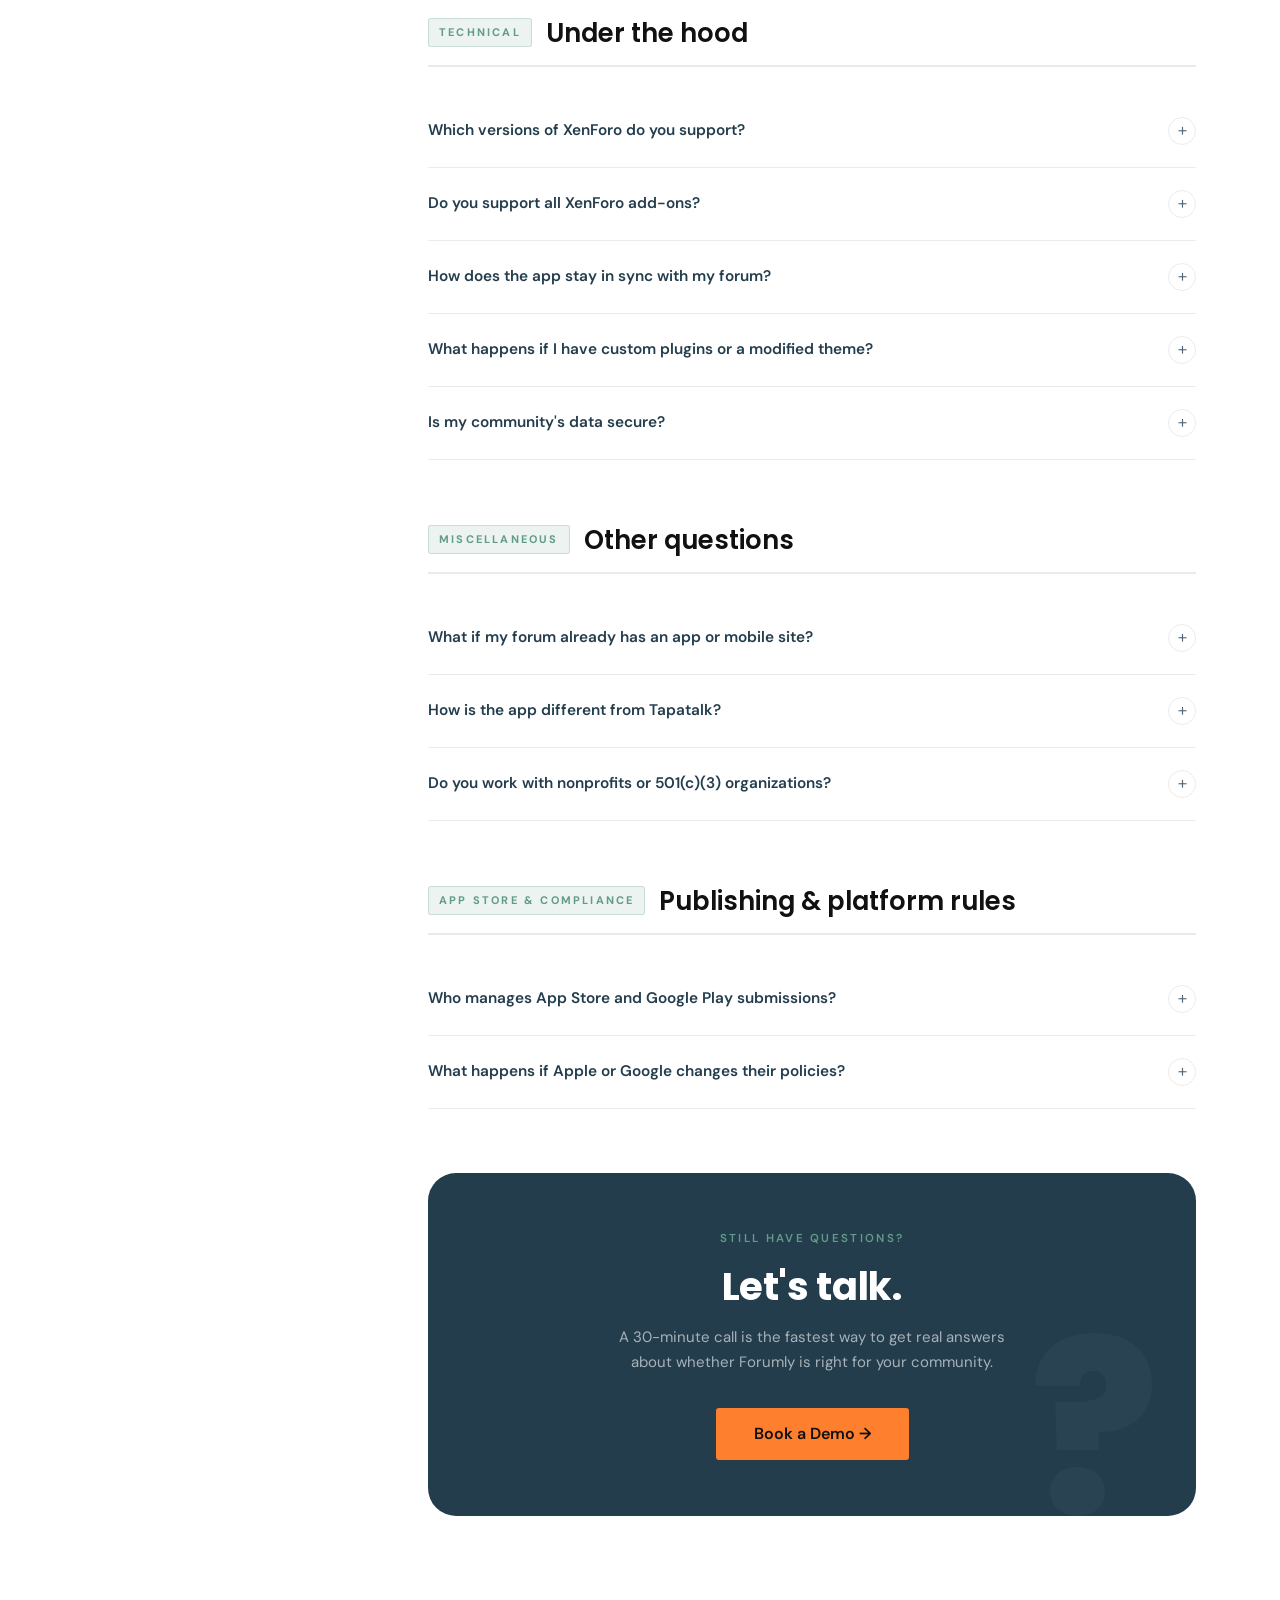
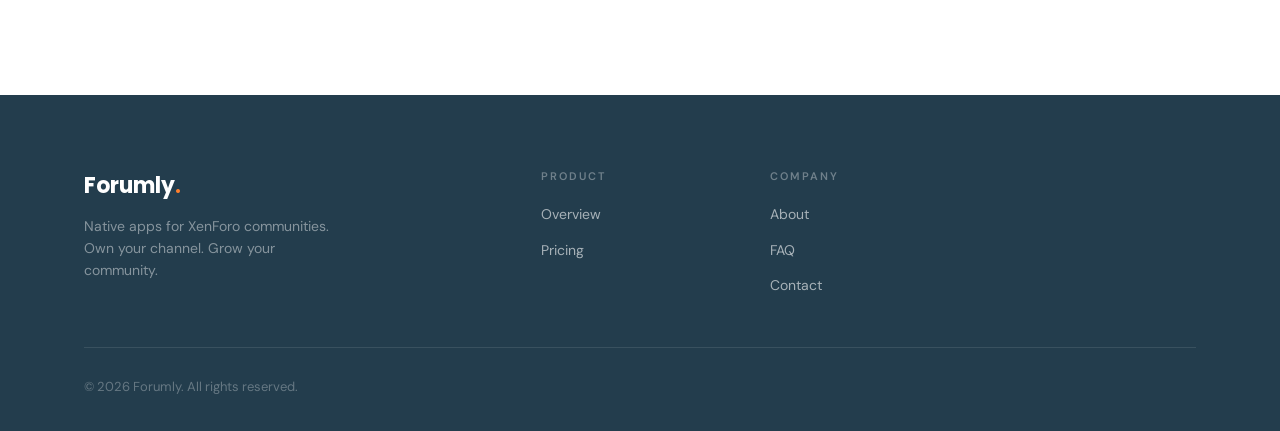
<file: faq.html>
<!DOCTYPE html>
<html lang="en">
<head>
<meta charset="UTF-8">
<meta name="viewport" content="width=device-width, initial-scale=1.0">
<title>XenForo Mobile App FAQ — Forumly</title>
<meta name="description" content="Common questions about Forumly — getting started, revenue, technical integration, and App Store compliance.">
<link rel="icon" href="data:image/svg+xml,<svg xmlns=%22http://www.w3.org/2000/svg%22 viewBox=%220 0 100 100%22><text y=%22.9em%22 font-size=%2290%22>📱</text></svg>">
<link rel="canonical" href="https://www.tryforumly.com/faq">
<meta property="og:type" content="website">
<meta property="og:site_name" content="Forumly">
<meta property="og:url" content="https://www.tryforumly.com/faq">
<meta property="og:title" content="XenForo Mobile App FAQ — Forumly">
<meta property="og:description" content="Common questions about Forumly — getting started, revenue, technical integration, and App Store compliance.">
<meta property="og:image" content="https://www.tryforumly.com/uploads/og-image.png">
<meta name="twitter:card" content="summary_large_image">
<meta name="twitter:title" content="XenForo Mobile App FAQ — Forumly">
<meta name="twitter:description" content="Common questions about Forumly — getting started, revenue, technical integration, and App Store compliance.">
<meta name="twitter:image" content="https://www.tryforumly.com/uploads/og-image.png">
<link href="https://assets.calendly.com/assets/external/widget.css" rel="stylesheet">
<link rel="stylesheet" href="css/forumly.css">
<link rel="stylesheet" href="css/faq.css">
<!-- Google tag (gtag.js) -->
<script async src="https://www.googletagmanager.com/gtag/js?id=G-4CVNY8J479"></script>
<script>
  window.dataLayer = window.dataLayer || [];
  function gtag(){dataLayer.push(arguments);}
  gtag('js', new Date());
  gtag('config', 'G-4CVNY8J479');
</script>
<script type="application/ld+json">
{
  "@context": "https://schema.org",
  "@type": "FAQPage",
  "mainEntity": [
    {
      "@type": "Question",
      "name": "How long does it take to launch a XenForo mobile app?",
      "acceptedAnswer": {
        "@type": "Answer",
        "text": "30 days from your first call to a live app in the App Store and Google Play. Week 1: Discovery call. Week 2: Technical and brand integration. Week 3: Beta testing and fixes. Week 4: App Store submission. Apple review typically takes 1–3 business days; Google Play is often faster."
      }
    },
    {
      "@type": "Question",
      "name": "What do you need from us to get started?",
      "acceptedAnswer": {
        "@type": "Answer",
        "text": "Very little. You install our plugin and we need your XenForo API credentials, your brand assets (logo, colors), and access to one or two moderators for beta testing. We handle everything else: development, App Store accounts, submission, and ongoing updates. You don't need a developer on your end."
      }
    },
    {
      "@type": "Question",
      "name": "Does my forum have to be a certain size to get a mobile app?",
      "acceptedAnswer": {
        "@type": "Answer",
        "text": "We typically see the strongest results for forums with 500+ daily active users. That's where the app pays for itself fastest (usually 3–6 months). Smaller forums are welcome too, though we may not be able to offer the no-upfront option depending on your setup."
      }
    },
    {
      "@type": "Question",
      "name": "How does the revenue share work?",
      "acceptedAnswer": {
        "@type": "Answer",
        "text": "We measure your current mobile web ad revenue per user (baseline ARPU). Once the app is live, any in-app ad revenue is split 50/50. If the app doesn't perform above your baseline by 2x, we take nothing until it does (the 2× Guarantee). We only make money if we make you money."
      }
    },
    {
      "@type": "Question",
      "name": "When do I start seeing returns on my XenForo mobile app investment?",
      "acceptedAnswer": {
        "@type": "Answer",
        "text": "For forums with 500+ DAUs, the $6,000 setup fee is typically recovered within 3–6 months. After that, the 50/50 revenue split is pure additional revenue above what your mobile web users already generate."
      }
    },
    {
      "@type": "Question",
      "name": "Will the app disrupt my existing web forum?",
      "acceptedAnswer": {
        "@type": "Answer",
        "text": "Not at all. The Forumly app runs completely in parallel with your existing web forum. We integrate via the XenForo API and a lightweight add-on. Your web app doesn't change. All data remains on your servers — we are simply a new front end layered on top of what you already have."
      }
    },
    {
      "@type": "Question",
      "name": "How is Forumly different from Tapatalk?",
      "acceptedAnswer": {
        "@type": "Answer",
        "text": "Night and day. Tapatalk is an aggregator: your community lives inside their app, under their brand. Forumly builds your app: your name in the App Store, your icon, your push notifications. All engagement accrues to your property. We're also fully native — not a webview wrapper — so the experience is faster and more polished."
      }
    },
    {
      "@type": "Question",
      "name": "Which versions of XenForo do you support?",
      "acceptedAnswer": {
        "@type": "Answer",
        "text": "Forumly is compatible with XenForo 2.2 and 2.3. We update the app to support new XenForo versions as they're released, so you won't be left behind when 2.4 or future versions come out. If you're unsure which version your forum is running, you can find it in your Admin Control Panel under Tools > Statistics. If you're on an older version, reach out and we can talk through your options."
      }
    },
    {
      "@type": "Question",
      "name": "Is my community's data secure with Forumly?",
      "acceptedAnswer": {
        "@type": "Answer",
        "text": "Yes. All data stays on your servers. We never store your forum's content on Forumly infrastructure. Our add-on reads data through the XenForo API using your existing permission model."
      }
    },
    {
      "@type": "Question",
      "name": "Who manages App Store and Google Play submissions?",
      "acceptedAnswer": {
        "@type": "Answer",
        "text": "We handle everything. Forumly manages the full submission process for both the Apple App Store and Google Play. The app is published under your name and brand, not ours."
      }
    },
    {
      "@type": "Question",
      "name": "What happens if Apple or Google changes their policies?",
      "acceptedAnswer": {
        "@type": "Answer",
        "text": "We stay on top of platform policy changes as part of our ongoing management. If Apple or Google update their guidelines in a way that affects your app, we handle the technical and submission response. That's part of why operators partner with us rather than building in-house."
      }
    }
  ]
}
</script>
</head>
<body>

<script src="partials/nav.js"></script>

<!-- ── Hero ── -->
<section class="faq-hero" data-screen-label="Hero">
  <div class="wrap">
    <span class="eyebrow eyebrow--dark">Everything you need to know</span>
    <h1 class="heading-1" style="margin-top:16px;">
      Answers before<br>the demo call.
    </h1>
    <p class="lead" style="margin-top:16px;max-width:520px;">
      The most common questions forum operators ask before getting started with Forumly.
      Can't find what you need? <a href="" onclick="Calendly.initPopupWidget({url:'https://calendly.com/nathan-tryforumly/30min?primary_color=fe7f2d'});return false;" style="color:var(--orange);text-decoration:underline;text-underline-offset:3px;">Let's talk directly.</a>
    </p>
  </div>
</section>

<!-- ── FAQ Body ── -->
<div class="wrap">
  <div class="faq-layout">

    <!-- Sidebar nav -->
    <aside class="faq-sidebar" aria-label="FAQ categories">
      <p style="font-size:11px;font-weight:700;letter-spacing:0.15em;text-transform:uppercase;color:var(--muted);margin-bottom:12px;">Jump to</p>
      <nav class="faq-sidebar-nav">
        <a class="faq-sidebar-link active" href="#getting-started">Getting Started</a>
        <a class="faq-sidebar-link" href="#revenue">Revenue &amp; Pricing</a>
        <a class="faq-sidebar-link" href="#technical">Technical</a>
        <a class="faq-sidebar-link" href="#alternatives">Miscellaneous</a>
        <a class="faq-sidebar-link" href="#appstore">App Store &amp; Compliance</a>
      </nav>
    </aside>

    <!-- FAQ content -->
    <main>

      <!-- Getting Started -->
      <div class="faq-group" id="getting-started" data-screen-label="Getting Started">
        <div class="faq-group-title">
          <span class="group-eyebrow">Getting Started</span>
          <h2 class="heading-3">Before you begin</h2>
        </div>

        <div class="faq-item open">
          <button class="faq-question" aria-expanded="true">
            <span class="faq-q-text">How long does it take to launch?</span>
            <span class="faq-icon">+</span>
          </button>
          <div class="faq-answer">
            <div class="faq-answer-inner">30 days from your first call to a live app in the App Store and Google Play. The timeline:
              <ul style="margin:12px 0 0 0;padding-left:20px;display:flex;flex-direction:column;gap:6px;">
                <li><strong>Week 1:</strong> Discovery call to understand your community and goals and go over our solution with you.</li>
                <li><strong>Week 2:</strong> Technical and brand integration. You install our plugin, we input all of your app configurations and brand identity into the app.</li>
                <li><strong>Week 3:</strong> Beta testing and fixes.</li>
                <li><strong>Week 4:</strong> App Store submission. Apple review typically takes 1–3 business days; Google Play is often faster.</li>
              </ul>
            </div>
          </div>
        </div>

        <div class="faq-item">
          <button class="faq-question" aria-expanded="false">
            <span class="faq-q-text">What do you need from us to get started?</span>
            <span class="faq-icon">+</span>
          </button>
          <div class="faq-answer">
            <div class="faq-answer-inner">Very little. You install our plugin and then we need your XenForo API credentials, your brand assets (logo, colors), and access to one or two moderators for beta testing. We handle everything else: development, App Store accounts, submission, and ongoing updates. You don't need a developer on your end.</div>
          </div>
        </div>

        <div class="faq-item">
          <button class="faq-question" aria-expanded="false">
            <span class="faq-q-text">Does my forum have to be a certain size?</span>
            <span class="faq-icon">+</span>
          </button>
          <div class="faq-answer">
            <div class="faq-answer-inner">For the standard revenue-share model, we typically see the strongest results for forums with 500+ daily active users. That's where the app pays for itself fastest (usually 3–6 months). Smaller forums are welcome too though we may not be able to offer the no-upfront option depending on your setup. Book a call and we'll give you an honest assessment.</div>
          </div>
        </div>

        <div class="faq-item">
          <button class="faq-question" aria-expanded="false">
            <span class="faq-q-text">Will the app disrupt my existing web forum?</span>
            <span class="faq-icon">+</span>
          </button>
          <div class="faq-answer">
            <div class="faq-answer-inner">Not at all. The Forumly app runs completely in parallel with your existing web app as optional  new front end UI/UX that your members can access. We integrate via the XenForo API and a lightweight add-on. Your web app doesn't change. We've found that every forum has members that like things how they are, this is for the subset of Users that would prefer a native app. All data remains on your servers. We are simply a new front end layered on top of what you already have.</div>
          </div>
        </div>
      </div>

      <!-- Revenue -->
      <div class="faq-group" id="revenue" data-screen-label="Revenue">
        <div class="faq-group-title">
          <span class="group-eyebrow">Revenue &amp; Pricing</span>
          <h2 class="heading-3">The money questions</h2>
        </div>

        <div class="faq-item">
          <button class="faq-question" aria-expanded="false">
            <span class="faq-q-text">How does the revenue share work?</span>
            <span class="faq-icon">+</span>
          </button>
          <div class="faq-answer">
            <div class="faq-answer-inner">We measure your current mobile web ad revenue per user (your baseline ARPU). Once the app is live, any in-app ad revenue is split 50/50. Here's where we back it up, if the app doesn't perform above your baseline by 2x, we take nothing until it does (the 2× Guarantee). We only make money if we make you money. Revenue is reported monthly and your share is paid out directly.</div>
          </div>
        </div>

        <div class="faq-item">
          <button class="faq-question" aria-expanded="false">
            <span class="faq-q-text">When do I start seeing returns?</span>
            <span class="faq-icon">+</span>
          </button>
          <div class="faq-answer">
            <div class="faq-answer-inner">For forums with 500+ DAUs on the standard plan, the $6,000 setup fee is typically recovered within 3–6 months. After that, the 50/50 split is pure additional revenue above and beyond what your mobile web Users are already generating since we take nothing if we don't double your ARPU.</div>
          </div>
        </div>

        <div class="faq-item">
          <button class="faq-question" aria-expanded="false">
            <span class="faq-q-text">What about my existing paid/subscriber members?</span>
            <span class="faq-icon">+</span>
          </button>
          <div class="faq-answer">
            <div class="faq-answer-inner">Premium stays premium. Any member with an existing paid/ad-free subscription will never see ads in the Forumly app. Their experience is respected. Their tier carries over seamlessly via their User Groups.</div>
          </div>
        </div>
      </div>

      <!-- Technical -->
      <div class="faq-group" id="technical" data-screen-label="Technical">
        <div class="faq-group-title">
          <span class="group-eyebrow">Technical</span>
          <h2 class="heading-3">Under the hood</h2>
        </div>

        <div class="faq-item">
          <button class="faq-question" aria-expanded="false">
            <span class="faq-q-text">Which versions of XenForo do you support?</span>
            <span class="faq-icon">+</span>
          </button>
          <div class="faq-answer">
            <div class="faq-answer-inner">Forumly is compatible with XenForo 2.2 and 2.3. We update the app to support new XenForo versions as they're released, so you won't be left behind when 2.4 or future versions come out. If you're unsure which version your forum is running, you can find it in your Admin Control Panel under Tools &gt; Statistics. If you're on an older version, reach out and we can talk through your options.</div>
          </div>
        </div>

        <div class="faq-item">
          <button class="faq-question" aria-expanded="false">
            <span class="faq-q-text">Do you support all XenForo add-ons?</span>
            <span class="faq-icon">+</span>
          </button>
          <div class="faq-answer">
            <div class="faq-answer-inner">We support the core XenForo feature set and many popular plugins. During the discovery call we'll go through your specific configuration and tell you exactly what's supported and what our roadmap looks like. Custom or niche add-ons may require additional scoping.</div>
          </div>
        </div>

        <div class="faq-item">
          <button class="faq-question" aria-expanded="false">
            <span class="faq-q-text">How does the app stay in sync with my forum?</span>
            <span class="faq-icon">+</span>
          </button>
          <div class="faq-answer">
            <div class="faq-answer-inner">We integrate via the XenForo REST API plus a lightweight add-on installed on your forum. This handles real-time data sync, permissions, search, and notifications. All content lives on your servers, we are simply reading and writing through the API.</div>
          </div>
        </div>

        <div class="faq-item">
          <button class="faq-question" aria-expanded="false">
            <span class="faq-q-text">What happens if I have custom plugins or a modified theme?</span>
            <span class="faq-icon">+</span>
          </button>
          <div class="faq-answer">
            <div class="faq-answer-inner">The app uses its own native UI/UX, it doesn't inherit your XenForo theme. So custom CSS or XenForo visual modifications don't carry over. Your branding (logo, colors, identity) is applied natively within the app. We parse all BBCode into native iOS and Android UI elements. For custom plugins, we assess on a case-by-case basis during the discovery call.</div>
          </div>
        </div>

        <div class="faq-item">
          <button class="faq-question" aria-expanded="false">
            <span class="faq-q-text">Is my community's data secure?</span>
            <span class="faq-icon">+</span>
          </button>
          <div class="faq-answer">
            <div class="faq-answer-inner">Yes. All data stays on your servers. We never store your forum's content on Forumly infrastructure. Our add-on reads data through the XenForo API using your existing permission model. We follow industry standard security practices.
</div>
          </div>
        </div>
      </div>

      <!-- Miscellaneous -->
      <div class="faq-group" id="alternatives" data-screen-label="Miscellaneous">
        <div class="faq-group-title">
          <span class="group-eyebrow">Miscellaneous</span>
          <h2 class="heading-3">Other questions</h2>
        </div>

        <div class="faq-item">
          <button class="faq-question" aria-expanded="false">
            <span class="faq-q-text">What if my forum already has an app or mobile site?</span>
            <span class="faq-icon">+</span>
          </button>
          <div class="faq-answer">
            <div class="faq-answer-inner">If you have a Tapatalk integration or a webview wrapper, Forumly can make you a native app in addition (or as a replacement) that we think is genuinely better, but we're biased. If you already have a custom native app, we'd want to understand what you have and discuss whether we can improve on it.</div>
          </div>
        </div>

        <div class="faq-item">
          <button class="faq-question" aria-expanded="false">
            <span class="faq-q-text">How is the app different from Tapatalk?</span>
            <span class="faq-icon">+</span>
          </button>
          <div class="faq-answer">
            <div class="faq-answer-inner">Night and day. Tapatalk is an aggregator: your community lives inside their app, under their brand, with their reviews and their relationship with your members. Forumly builds your app: your name in the App Store, your icon, your screenshots, your push notifications. All engagement accrues to your property. We're also fully native — not a webview wrapper, so the experience is genuinely faster and more polished.</div>
          </div>
        </div>

        <div class="faq-item">
          <button class="faq-question" aria-expanded="false">
            <span class="faq-q-text">Do you work with nonprofits or 501(c)(3) organizations?</span>
            <span class="faq-icon">+</span>
          </button>
          <div class="faq-answer">
            <div class="faq-answer-inner">We'd love to support your work. It's our way of giving back. If you're operating a nonprofit or 501(c)(3), reach out and tell us about your community and we'll have a conversation about getting you an app at a fraction of the cost.</div>
          </div>
        </div>
      </div>

      <!-- App Store -->
      <div class="faq-group" id="appstore" data-screen-label="App Store">
        <div class="faq-group-title">
          <span class="group-eyebrow">App Store &amp; Compliance</span>
          <h2 class="heading-3">Publishing &amp; platform rules</h2>
        </div>

        <div class="faq-item">
          <button class="faq-question" aria-expanded="false">
            <span class="faq-q-text">Who manages App Store and Google Play submissions?</span>
            <span class="faq-icon">+</span>
          </button>
          <div class="faq-answer">
            <div class="faq-answer-inner">We handle everything. Forumly manages the full submission process for both the Apple App Store and Google Play including all metadata, screenshots, descriptions with your input. The app is published under your name and brand, not ours. Your community gets the listing, we handle the logistics.</div>
          </div>
        </div>

        <div class="faq-item">
          <button class="faq-question" aria-expanded="false">
            <span class="faq-q-text">What happens if Apple or Google changes their policies?</span>
            <span class="faq-icon">+</span>
          </button>
          <div class="faq-answer">
            <div class="faq-answer-inner">We stay on top of platform policy changes as part of our ongoing management. If Apple or Google update their guidelines in a way that affects your app, we handle the technical and submission response. That's a part of why operators partner with us rather than building in-house.</div>
          </div>
        </div>

      </div>

      <!-- Bottom CTA -->
      <div class="faq-cta reveal">
        <div style="position:relative;z-index:1;">
          <span class="eyebrow" style="display:block;margin-bottom:16px;">Still have questions?</span>
          <h2 class="heading-2" style="color:var(--white);margin-bottom:16px;">Let's talk.</h2>
          <p style="color:rgba(255,255,255,0.6);font-size:15px;max-width:400px;margin:0 auto 32px;line-height:1.7;">
            A 30-minute call is the fastest way to get real answers about whether Forumly is 
            right for your community.
          </p>
          <a href="" onclick="Calendly.initPopupWidget({url:'https://calendly.com/nathan-tryforumly/30min?primary_color=fe7f2d'});return false;" class="btn btn-primary btn-lg">Book a Demo &rarr;</a>
        </div>
      </div>

    </main>
  </div>
</div>

<div style="height:var(--sv);"></div>

<script src="partials/footer.js"></script>

<script src="js/nav.js"></script>
<script>
/* FAQ accordion */
document.querySelectorAll('.faq-question').forEach(function(btn) {
  btn.addEventListener('click', function() {
    var item = btn.closest('.faq-item');
    var isOpen = item.classList.contains('open');
    document.querySelectorAll('.faq-item').forEach(function(i) {
      i.classList.remove('open');
      i.querySelector('.faq-question').setAttribute('aria-expanded', 'false');
    });
    if (!isOpen) {
      item.classList.add('open');
      btn.setAttribute('aria-expanded', 'true');
    }
  });
});

/* Sidebar active state on scroll */
var groups = document.querySelectorAll('.faq-group');
var sideLinks = document.querySelectorAll('.faq-sidebar-link');
window.addEventListener('scroll', function() {
  var scrollY = window.scrollY + 120;
  var active = null;
  groups.forEach(function(g) {
    if (g.offsetTop <= scrollY) active = g.id;
  });
  sideLinks.forEach(function(l) {
    l.classList.toggle('active', l.getAttribute('href') === '#' + active);
  });
}, { passive: true });
</script>
<script src="https://assets.calendly.com/assets/external/widget.js" type="text/javascript" async></script>
<script>
window.addEventListener("message", function(e) {
  if (e.data.event && e.data.event === "calendly.event_scheduled") {
    gtag('event', 'manual_event_SUBMIT_LEAD_FORM');
  }
});
</script>
</body>
</html>
</file>
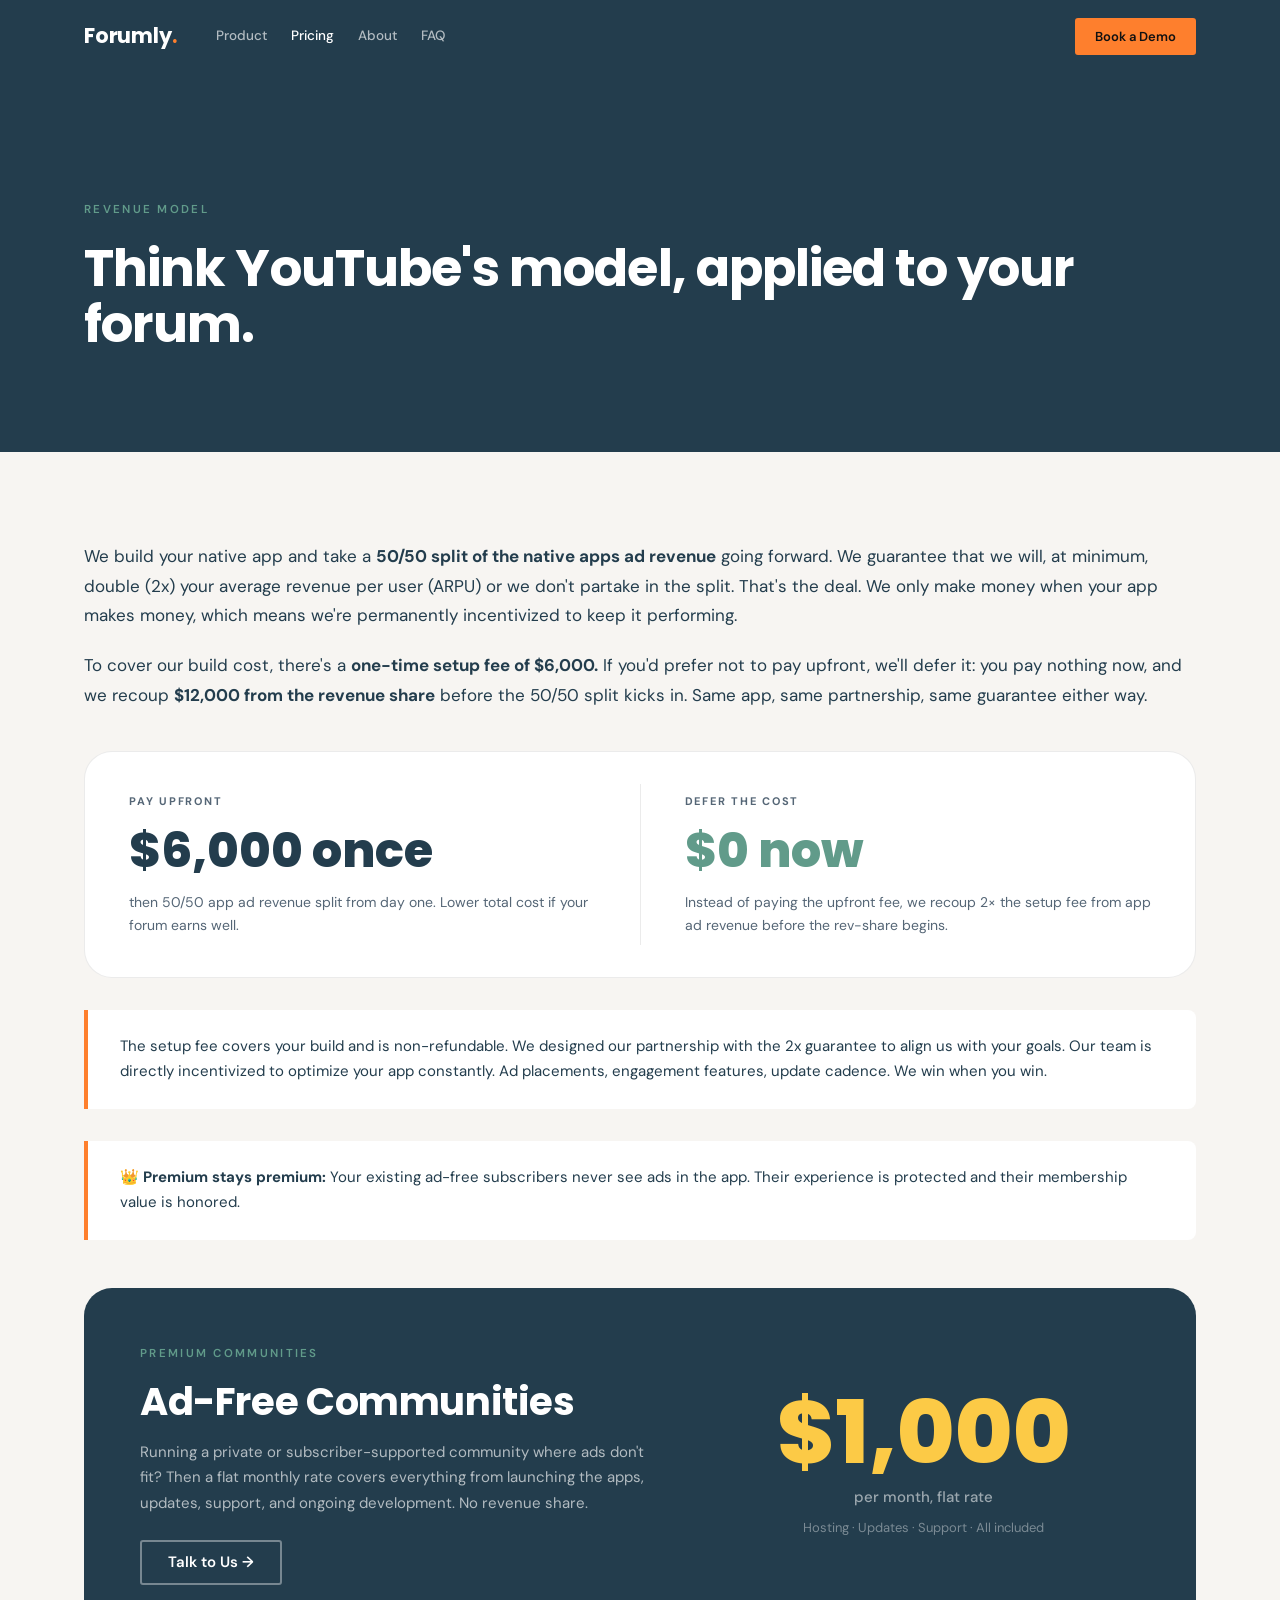
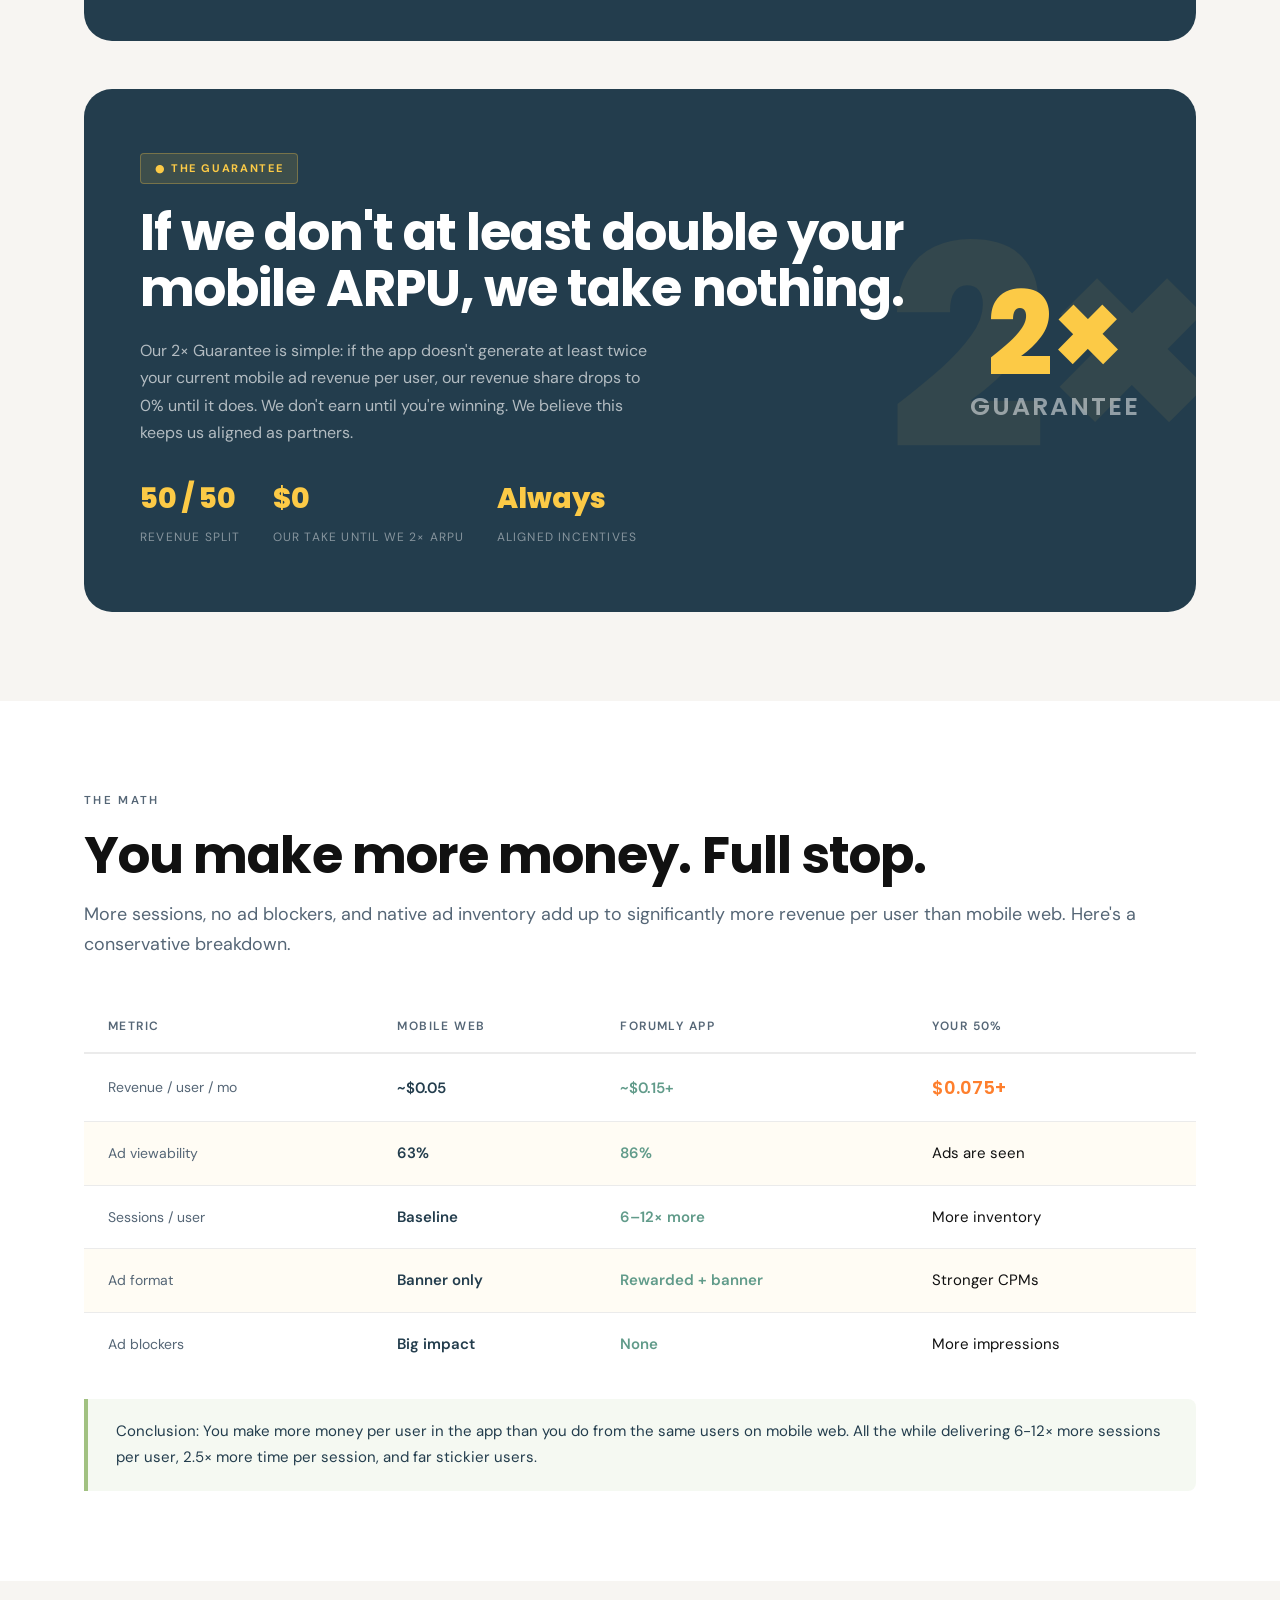
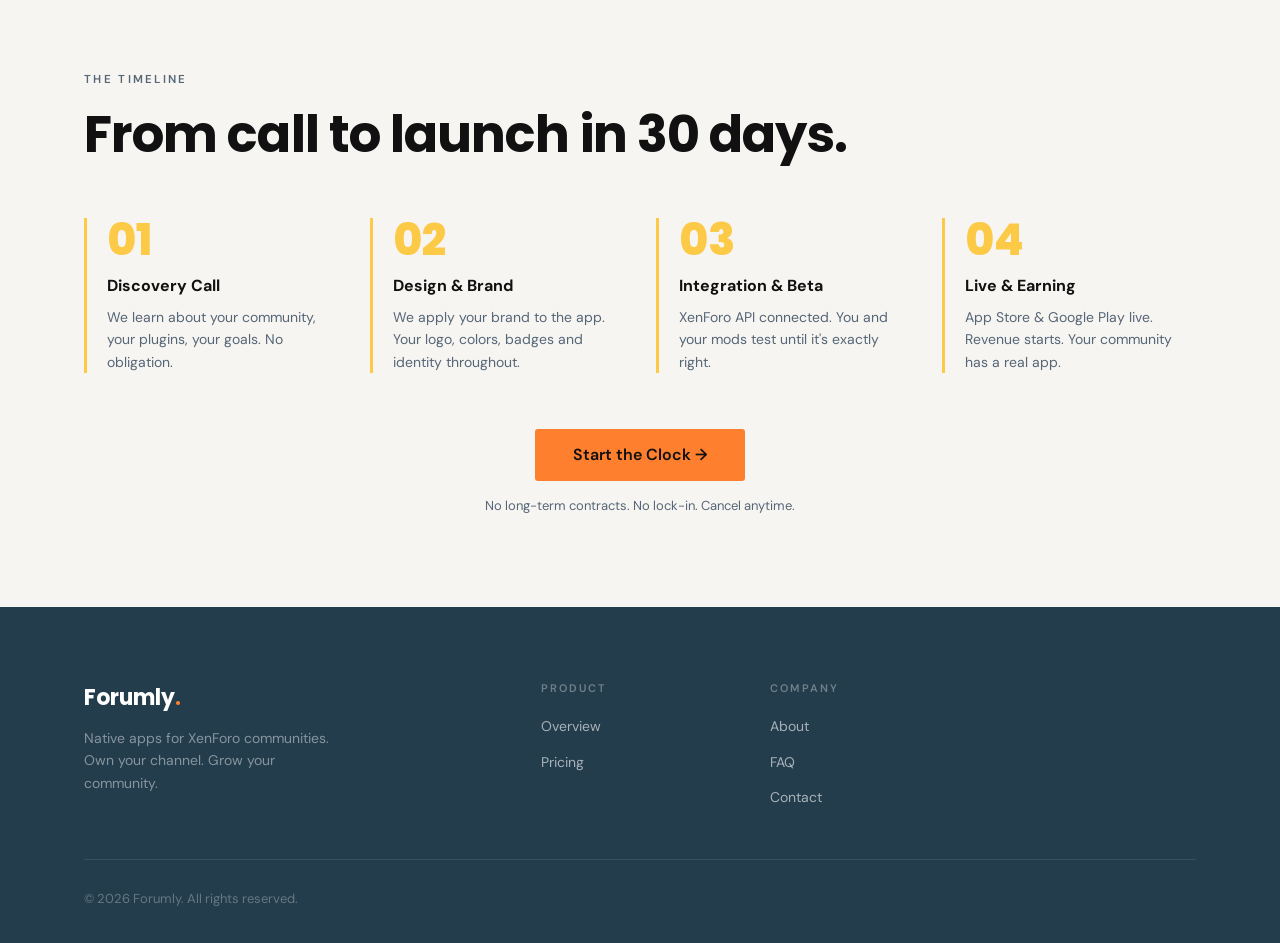
<file: pricing.html>
<!DOCTYPE html>
<html lang="en">
<head>
<meta charset="UTF-8">
<meta name="viewport" content="width=device-width, initial-scale=1.0">
<title>XenForo App Pricing — 50/50 Revenue Share, No Monthly Fee | Forumly</title>
<meta name="description" content="Forumly's partner program is designed to maximize your community's revenue. We pay you. 50/50 ad revenue share. Live in 30 days.">
<link rel="icon" href="data:image/svg+xml,<svg xmlns=%22http://www.w3.org/2000/svg%22 viewBox=%220 0 100 100%22><text y=%22.9em%22 font-size=%2290%22>📱</text></svg>">
<link rel="canonical" href="https://www.tryforumly.com/pricing">
<meta property="og:type" content="website">
<meta property="og:site_name" content="Forumly">
<meta property="og:url" content="https://www.tryforumly.com/pricing">
<meta property="og:title" content="XenForo App Pricing — 50/50 Revenue Share, No Monthly Fee | Forumly">
<meta property="og:description" content="Forumly's partner program is designed to maximize your community's revenue. We pay you. 50/50 ad revenue share. Live in 30 days.">
<meta property="og:image" content="https://www.tryforumly.com/uploads/og-image.png">
<meta name="twitter:card" content="summary_large_image">
<meta name="twitter:title" content="XenForo App Pricing — 50/50 Revenue Share, No Monthly Fee | Forumly">
<meta name="twitter:description" content="Forumly's partner program is designed to maximize your community's revenue. We pay you. 50/50 ad revenue share. Live in 30 days.">
<meta name="twitter:image" content="https://www.tryforumly.com/uploads/og-image.png">
<link href="https://assets.calendly.com/assets/external/widget.css" rel="stylesheet">
<link rel="stylesheet" href="css/forumly.css">
<link rel="stylesheet" href="css/pricing.css">
<!-- Google tag (gtag.js) -->
<script async src="https://www.googletagmanager.com/gtag/js?id=G-4CVNY8J479"></script>
<script>
  window.dataLayer = window.dataLayer || [];
  function gtag(){dataLayer.push(arguments);}
  gtag('js', new Date());
  gtag('config', 'G-4CVNY8J479');
</script>
<script type="application/ld+json">
{
  "@context": "https://schema.org",
  "@type": "Service",
  "name": "Forumly — XenForo Native App Development",
  "url": "https://www.tryforumly.com/pricing",
  "provider": {
    "@type": "Organization",
    "name": "Forumly",
    "url": "https://www.tryforumly.com/"
  },
  "description": "Forumly builds native iOS and Android apps for XenForo communities. 50/50 ad revenue share with a 2x ARPU guarantee. Live in 30 days.",
  "offers": [
    {
      "@type": "Offer",
      "name": "Pay Upfront",
      "price": "6000",
      "priceCurrency": "USD",
      "description": "One-time setup fee, then 50/50 ad revenue share from day one. Lowest total cost for high-earning forums."
    },
    {
      "@type": "Offer",
      "name": "Defer the Cost",
      "price": "0",
      "priceCurrency": "USD",
      "description": "No upfront payment. Forumly recoups $12,000 from ad revenue before the 50/50 split begins. Same app, same guarantee."
    },
    {
      "@type": "Offer",
      "name": "Ad-Free / Premium Communities",
      "price": "1000",
      "priceCurrency": "USD",
      "description": "Flat monthly rate for private or subscriber-supported communities where ads don't fit. Includes hosting, updates, and support."
    }
  ]
}
</script>
</head>
<body>

<script src="partials/nav.js"></script>

<!-- ── Hero ── -->
<section class="pricing-hero" data-screen-label="Hero">
  <div class="wrap">
    <div class="reveal" style="position:relative;z-index:1;">
      <span class="eyebrow">Revenue model</span>
      <h1 class="heading-1" style="margin-top:20px;color:var(--white);">
        Think YouTube's model, applied to your forum.
      </h1>
    </div>
  </div>
</section>

<!-- ── The Model / Premium Communities / Guarantee ── -->
<section class="sec sec--warm" data-screen-label="The Model">
  <div class="wrap">
    <div class="model-intro reveal">
      <p>We build your native app and take a <strong>50/50 split of the native apps ad revenue</strong> going forward. We guarantee that we will, at minimum, double (2x) your average revenue per user (ARPU) or we don't partake in the split. That's the deal. We only make money when your app makes money, which means we're permanently incentivized to keep it performing.</p>
      <p>To cover our build cost, there's a <strong>one-time setup fee of $6,000.</strong> If you'd prefer not to pay upfront, we'll defer it: you pay nothing now, and we recoup <strong>$12,000 from the revenue share</strong> before the 50/50 split kicks in. Same app, same partnership, same guarantee either way.</p>
    </div>

    <!-- Split card -->
    <div class="model-split reveal">
      <div class="model-split-half">
        <span class="model-split-label">Pay Upfront</span>
        <div class="model-split-price model-split-price--sm">$6,000 once</div>
        <p class="model-split-body">then 50/50 app ad revenue split from day one. Lower total cost if your forum earns well.</p>
      </div>
      <div class="model-split-divider"></div>
      <div class="model-split-half">
        <span class="model-split-label">Defer the Cost</span>
        <div class="model-split-price model-split-price--teal model-split-price--sm">$0 now</div>
        <p class="model-split-body">Instead of paying the upfront fee, we recoup 2&times; the setup fee from app ad revenue before the rev-share begins.</p>
      </div>
    </div>

    <!-- Disclaimer -->
    <div class="model-alignment reveal">
      <p>The setup fee covers your build and is non-refundable. We designed our partnership with the 2x guarantee to align us with your goals. Our team is directly incentivized to optimize your app constantly. Ad placements, engagement features, update cadence. We win when you win.</p>
    </div>

    <!-- Premium stays premium callout -->
    <div class="model-alignment reveal">
      <p>&#128081; <strong>Premium stays premium:</strong> Your existing ad-free subscribers never see ads in the app. Their experience is protected and their membership value is honored.</p>
    </div>

    <!-- Premium Communities -->
    <div class="alt-path reveal" data-screen-label="Premium Communities">
      <div>
        <span class="eyebrow">Premium communities</span>
        <h3 class="heading-2" style="color:var(--white);margin-top:16px;margin-bottom:16px;">
          Ad-Free Communities
        </h3>
        <p style="color:rgba(255,255,255,0.65);font-size:15px;line-height:1.7;margin-bottom:24px;">Running a private or subscriber-supported community where ads don't fit? Then a flat monthly rate covers everything from launching the apps, updates, support, and ongoing development. No revenue share. </p>
        <a href="" onclick="Calendly.initPopupWidget({url:'https://calendly.com/nathan-tryforumly/30min?primary_color=fe7f2d'});return false;" class="btn btn-outline alt-path-cta">Talk to Us &rarr;</a>
      </div>
      <div style="text-align:center;">
        <div style="font-family:var(--font-display);font-size:clamp(52px,7vw,88px);font-weight:800;color:var(--yellow);line-height:1;">$1,000</div>
        <div style="font-size:15px;color:rgba(255,255,255,0.55);margin-top:8px;font-weight:500;">per month, flat rate</div>
        <div style="font-size:13px;color:rgba(255,255,255,0.4);margin-top:6px;">Hosting · Updates · Support · All included</div>
      </div>
    </div>

    <!-- 2x Guarantee -->
    <div class="guarantee-block reveal" data-screen-label="Guarantee">
      <div style="position:relative;z-index:1;">
        <div class="guarantee-badge">&#9679; The Guarantee</div>
        <h2 class="heading-1" style="color:var(--white);margin-bottom:20px;">
          If we don't at least double your mobile ARPU, we take nothing.
        </h2>
        <p style="color:rgba(255,255,255,0.65);font-size:16px;line-height:1.72;max-width:520px;margin-bottom:28px;">Our 2× Guarantee is simple: if the app doesn't generate at least twice your current mobile ad revenue per user, our revenue share drops to 0% until it does. We don't earn until you're winning. We believe this keeps us aligned as partners.</p>
        <div class="guarantee-stats" style="display:flex;gap:32px;flex-wrap:wrap;">
          <div>
            <div style="font-family:var(--font-display);font-size:28px;font-weight:800;color:var(--yellow);">50 / 50</div>
            <div style="font-size:12px;color:rgba(255,255,255,0.45);margin-top:4px;text-transform:uppercase;letter-spacing:0.1em;">Revenue split</div>
          </div>
          <div>
            <div style="font-family:var(--font-display);font-size:28px;font-weight:800;color:var(--yellow);">$0</div>
            <div style="font-size:12px;color:rgba(255,255,255,0.45);margin-top:4px;text-transform:uppercase;letter-spacing:0.1em;">Our take until we 2&times; ARPU</div>
          </div>
          <div>
            <div style="font-family:var(--font-display);font-size:28px;font-weight:800;color:var(--yellow);">Always</div>
            <div style="font-size:12px;color:rgba(255,255,255,0.45);margin-top:4px;text-transform:uppercase;letter-spacing:0.1em;">Aligned incentives</div>
          </div>
          <div class="guarantee-stats-2x">
            <div style="font-family:var(--font-display);font-size:28px;font-weight:800;color:var(--yellow);">2&times;</div>
            <div style="font-size:12px;color:rgba(255,255,255,0.45);margin-top:4px;text-transform:uppercase;letter-spacing:0.1em;">Guarantee</div>
          </div>
        </div>
      </div>
      <div class="guarantee-num">
        2&times;
        <span>Guarantee</span>
      </div>
    </div>

  </div>
</section>

<!-- ── Comparison ── -->
<section class="sec pricing-comparison-sec" data-screen-label="Comparison">
  <div class="wrap">
    <div class="reveal">
      <span class="eyebrow eyebrow--dark">The math</span>
      <h2 class="heading-1" style="margin-top:16px;">You make more money. Full stop.</h2>
      <p class="lead" style="margin-top:16px;">More sessions, no ad blockers, and native ad inventory add up to significantly more revenue per user than mobile web. Here's a conservative breakdown.</p>
    </div>
    <div style="overflow-x:auto;" class="reveal">
      <table class="comparison-table">
        <thead>
          <tr>
            <th>Metric</th>
            <th>Mobile Web</th>
            <th>Forumly App</th>
            <th>Your 50%</th>
          </tr>
        </thead>
        <tbody>
          <tr>
            <td>Revenue / user / mo</td>
            <td class="val">~$0.05</td>
            <td class="val val--green">~$0.15+</td>
            <td class="val val--orange">$0.075+</td>
          </tr>
          <tr class="row-highlight">
            <td>Ad viewability</td>
            <td class="val">63%</td>
            <td class="val val--green">86%</td>
            <td>Ads are seen</td>
          </tr>
          <tr>
            <td>Sessions / user</td>
            <td class="val">Baseline</td>
            <td class="val val--green">6–12× more</td>
            <td>More inventory</td>
          </tr>
          <tr class="row-highlight">
            <td>Ad format</td>
            <td class="val">Banner only</td>
            <td class="val val--green">Rewarded + banner</td>
            <td>Stronger CPMs</td>
          </tr>
          <tr>
            <td>Ad blockers</td>
            <td class="val" style="color:#233d4d;"><span style="color:#233d4d;">Big impact</span></td>
            <td class="val val--green">None</td>
            <td>More impressions</td>
          </tr>
        </tbody>
      </table>
    </div>
    <p style="margin-top:24px;padding:20px 28px;background:rgba(161,193,129,0.1);border-left:4px solid var(--sage);border-radius:0 var(--r-md) var(--r-md) 0;font-size:15px;color:var(--dark);" class="reveal">Conclusion: You make more money per user in the app than you do from the same users on mobile web. All the while delivering 6-12× more sessions per user, 2.5× more time per session, and far stickier users.</p>
  </div>
</section>

<!-- ── How it works ── -->
<section class="sec sec--warm" data-screen-label="How It Works">
  <div class="wrap">
    <div class="reveal">
      <span class="eyebrow eyebrow--dark">The timeline</span>
      <h2 class="heading-1" style="margin-top:16px;">From call to launch in 30 days.</h2>
    </div>
    <div class="pricing-steps reveal">
      <div class="ps">
        <div class="ps-num">01</div>
        <div class="ps-title">Discovery Call</div>
        <p class="ps-body">We learn about your community, your plugins, your goals. No obligation.</p>
      </div>
      <div class="ps">
        <div class="ps-num">02</div>
        <div class="ps-title">Design &amp; Brand</div>
        <p class="ps-body">We apply your brand to the app. Your logo, colors, badges and identity throughout.</p>
      </div>
      <div class="ps">
        <div class="ps-num">03</div>
        <div class="ps-title">Integration &amp; Beta</div>
        <p class="ps-body">XenForo API connected. You and your mods test until it's exactly right.</p>
      </div>
      <div class="ps">
        <div class="ps-num">04</div>
        <div class="ps-title">Live &amp; Earning</div>
        <p class="ps-body">App Store &amp; Google Play live. Revenue starts. Your community has a real app.</p>
      </div>
    </div>
    <div style="margin-top:56px;text-align:center;" class="reveal">
      <a href="" onclick="Calendly.initPopupWidget({url:'https://calendly.com/nathan-tryforumly/30min?primary_color=fe7f2d'});return false;" class="btn btn-primary btn-lg">Start the Clock &rarr;</a>
      <p class="reassure" style="margin-top:14px;font-size:13px;color:var(--muted);">No long-term contracts. No lock-in. Cancel anytime.</p>
    </div>
  </div>
</section>

<script src="partials/footer.js"></script>

<script src="https://assets.calendly.com/assets/external/widget.js" type="text/javascript" async></script>
<script>
window.addEventListener("message", function(e) {
  if (e.data.event && e.data.event === "calendly.event_scheduled") {
    gtag('event', 'manual_event_SUBMIT_LEAD_FORM');
  }
});
</script>
<script src="js/nav.js"></script>
</body>
</html>
</file>
<file: css/forumly.css>
/* ================================================
   FORUMLY — SHARED STYLESHEET
   Editorial meets product. Dark slate / vivid orange
   ================================================ */

@import url('https://fonts.googleapis.com/css2?family=Poppins:ital,wght@0,500;0,600;0,700;0,800;1,600&family=DM+Sans:opsz,wght@9..40,300;9..40,400;9..40,500;9..40,600;9..40,700&display=swap');

/* ── Tokens ── */
:root {
  --dark:   #233D4D;
  --orange: #FE7F2D;
  --yellow: #FCCA46;
  --sage:   #A1C181;
  --teal:   #619B8A;
  --white:  #FFFFFF;
  --black:  #111111;
  --warm:   #F7F5F2;
  --muted:  #556676;
  --border: rgba(0,0,0,0.08);

  --font-display: 'Poppins', system-ui, sans-serif;
  --font-body:    'DM Sans', system-ui, sans-serif;

  --w: 1240px;
  --pad: clamp(20px, 5vw, 64px);
  --sv: clamp(48px, 7vw, 96px);
  --r-sm: 3px;
  --r-md: 8px;
  --r-lg: 16px;
  --r-xl: 28px;
}

/* ── Reset ── */
*, *::before, *::after { box-sizing: border-box; margin: 0; padding: 0; }
html { scroll-behavior: smooth; }
img, video { display: block; max-width: 100%; }
a { color: inherit; text-decoration: none; }
ul, ol { list-style: none; }
button { cursor: pointer; border: none; background: none; font: inherit; }

/* ── Base ── */
body {
  font-family: var(--font-body);
  font-size: clamp(15px, 1.1vw, 17px);
  line-height: 1.72;
  color: var(--black);
  background: var(--white);
  -webkit-font-smoothing: antialiased;
  padding-top: 72px;
}

/* ── Type utilities ── */
.eyebrow {
  font-size: 11.5px;
  font-weight: 600;
  letter-spacing: 0.2em;
  text-transform: uppercase;
  color: var(--teal);
  display: block;
}
/* Keep yellow eyebrows on dark/navy backgrounds */
.sec--dark .eyebrow { color: var(--yellow); }
.eyebrow--dark { color: var(--muted); }

.display {
  font-family: var(--font-display);
  font-size: clamp(44px, 6vw, 92px);
  font-weight: 800;
  line-height: 1.04;
  letter-spacing: -0.022em;
}

.heading-1 {
  font-family: var(--font-display);
  font-size: clamp(32px, 4vw, 64px);
  font-weight: 700;
  line-height: 1.1;
  letter-spacing: -0.018em;
}

.heading-2 {
  font-family: var(--font-display);
  font-size: clamp(26px, 3vw, 44px);
  font-weight: 700;
  line-height: 1.15;
  letter-spacing: -0.01em;
}

.heading-3 {
  font-family: var(--font-display);
  font-size: clamp(20px, 2vw, 28px);
  font-weight: 600;
  line-height: 1.25;
}

.lead {
  font-size: clamp(16px, 1.4vw, 20px);
  line-height: 1.7;
  color: var(--muted);
}

.lead--white { color: rgba(255,255,255,0.72); }

/* ── Layout ── */
.wrap {
  max-width: var(--w);
  margin: 0 auto;
  padding: 0 var(--pad);
}

section { position: relative; }

.sec { padding: var(--sv) 0; }
.sec--sm { padding: clamp(48px, 6vw, 80px) 0; }

.sec--dark {
  background: var(--dark);
  color: var(--white);
}
.sec--warm { background: var(--warm); }
.sec--teal { background: var(--teal); color: var(--white); }

/* subtle noise on dark sections */
.sec--dark::before {
  content: '';
  position: absolute;
  inset: 0;
  background-image: url("data:image/svg+xml,%3Csvg viewBox='0 0 200 200' xmlns='http://www.w3.org/2000/svg'%3E%3Cfilter id='n'%3E%3CfeTurbulence type='fractalNoise' baseFrequency='0.75' numOctaves='4' stitchTiles='stitch'/%3E%3C/filter%3E%3Crect width='100%25' height='100%25' filter='url(%23n)' opacity='1'/%3E%3C/svg%3E");
  opacity: 0.025;
  pointer-events: none;
  mix-blend-mode: overlay;
}

/* ── Buttons ── */
.btn {
  display: inline-flex;
  align-items: center;
  gap: 8px;
  padding: 13px 26px;
  border-radius: var(--r-sm);
  font-family: var(--font-body);
  font-size: 15px;
  font-weight: 600;
  line-height: 1;
  transition: all 0.18s ease;
  white-space: nowrap;
  cursor: pointer;
}

.btn-primary {
  background: var(--orange);
  color: var(--black);
  border: 2px solid var(--orange);
}
.btn-primary:hover { background: #e96e22; border-color: #e96e22; transform: translateY(-1px); }

.btn-outline {
  background: transparent;
  color: var(--white);
  border: 2px solid rgba(255,255,255,0.38);
}
.btn-outline:hover { border-color: var(--white); background: rgba(255,255,255,0.06); }

.btn-outline--dark {
  background: transparent;
  color: var(--dark);
  border: 2px solid rgba(35,61,77,0.3);
}
.btn-outline--dark:hover { border-color: var(--dark); background: rgba(35,61,77,0.04); }

.btn-lg { padding: 16px 36px; font-size: 16px; }
.btn-sm { padding: 10px 18px; font-size: 13px; }
.btn-full { width: 100%; justify-content: center; }

/* ── Navigation ── */
.site-nav {
  position: fixed;
  top: 0; left: 0; right: 0;
  z-index: 200;
  height: 72px;
  background: var(--dark);
  display: flex;
  align-items: center;
  transition: box-shadow 0.3s;
}
.site-nav.scrolled { box-shadow: 0 2px 32px rgba(0,0,0,0.28); }

.nav-inner {
  display: flex;
  align-items: center;
  gap: 0;
  width: 100%;
  max-width: var(--w);
  margin: 0 auto;
  padding: 0 var(--pad);
}

.nav-logo {
  font-family: var(--font-display);
  font-size: 21px;
  font-weight: 700;
  color: var(--white);
  letter-spacing: -0.01em;
  margin-right: 40px;
  white-space: nowrap;
  flex-shrink: 0;
}
.nav-logo em { color: var(--orange); font-style: normal; }

.nav-links {
  display: flex;
  align-items: center;
  gap: 24px;
  flex: 1;
}
.nav-links a {
  font-size: 13.5px;
  font-weight: 500;
  color: rgba(255,255,255,0.65);
  transition: color 0.18s;
  white-space: nowrap;
}
.nav-links a:hover, .nav-links a.active { color: var(--white); }

.nav-right {
  display: flex;
  align-items: center;
  gap: 20px;
  margin-left: auto;
  flex-shrink: 0;
}
.nav-login {
  font-size: 13.5px;
  font-weight: 500;
  color: rgba(255,255,255,0.55);
  transition: color 0.18s;
}
.nav-login:hover { color: var(--white); }

.hamburger {
  display: none;
  flex-direction: column;
  justify-content: center;
  gap: 5px;
  width: 40px;
  height: 40px;
  margin-left: auto;
  flex-shrink: 0;
}
.hamburger span {
  display: block;
  width: 22px;
  height: 2px;
  background: var(--white);
  border-radius: 2px;
  transition: all 0.25s;
}
.hamburger.open span:nth-child(1) { transform: translateY(7px) rotate(45deg); }
.hamburger.open span:nth-child(2) { opacity: 0; transform: scaleX(0); }
.hamburger.open span:nth-child(3) { transform: translateY(-7px) rotate(-45deg); }

/* ── Phone Frame ── */
.phone {
  width: 240px;
  aspect-ratio: 9 / 19.5;
  border-radius: 40px;
  background: #0f0f0f;
  box-shadow:
    0 0 0 1.5px rgba(255,255,255,0.08),
    0 0 0 3px rgba(0,0,0,0.6),
    0 8px 24px rgba(0,0,0,0.12);
  overflow: hidden;
  flex-shrink: 0;
}
.phone img {
  width: 100%;
  height: 100%;
  object-fit: cover;
  object-position: top;
}
.phone--lg { width: 300px; }
.phone--sm { width: 190px; }

/* ── Stats ── */
.stat-num {
  font-family: var(--font-display);
  font-size: clamp(42px, 5.5vw, 76px);
  font-weight: 800;
  color: var(--yellow);
  line-height: 1;
  display: block;
}
.stat-label {
  font-size: 13px;
  font-weight: 500;
  color: rgba(255,255,255,0.6);
  text-transform: uppercase;
  letter-spacing: 0.1em;
  display: block;
  margin-top: 6px;
}
.stats-bar { padding: 72px 0; }
.stats-inner {
  display: grid;
  grid-template-columns: repeat(4, 1fr);
}
.stat-cell {
  padding: 0 32px;
  border-right: 1px solid rgba(255,255,255,0.1);
  text-align: center;
}
.stat-cell:last-child { border-right: none; }

/* ── Benefit / Feature Cards ── */
.benefit-num {
  font-family: var(--font-display);
  font-size: 56px;
  font-weight: 800;
  color: var(--yellow);
  line-height: 1;
  margin-bottom: 16px;
  opacity: 0.85;
}

/* ── Divider ── */
.rule {
  height: 1px;
  background: var(--border);
}
.rule--white { background: rgba(255,255,255,0.1); }

/* ── Checklist ── */
.checklist { display: flex; flex-direction: column; gap: 12px; }
.checklist li {
  display: flex;
  align-items: flex-start;
  gap: 12px;
  font-size: 15px;
  line-height: 1.55;
}
.checklist li::before {
  content: '✓';
  flex-shrink: 0;
  width: 22px;
  height: 22px;
  border-radius: 50%;
  background: var(--sage);
  color: var(--white);
  font-size: 12px;
  font-weight: 700;
  display: flex;
  align-items: center;
  justify-content: center;
  margin-top: 1px;
}

/* ── Partner logos strip ── */
.partner-strip {
  padding: 28px 0;
  border-top: 1px solid var(--border);
}
.partner-inner {
  display: flex;
  align-items: center;
  gap: 40px;
  flex-wrap: wrap;
}
.partner-lede {
  font-size: 11px;
  font-weight: 600;
  letter-spacing: 0.18em;
  text-transform: uppercase;
  color: var(--muted);
  opacity: 0.6;
  white-space: nowrap;
}
.partner-name {
  font-family: var(--font-display);
  font-size: 17px;
  font-weight: 700;
  color: var(--muted);
  opacity: 0.45;
  white-space: nowrap;
  transition: color 0.2s, opacity 0.2s;
  text-decoration: none;
}
.partner-name:hover { color: var(--brand-color, var(--orange)); opacity: 1; }

/* ── Footer ── */
.site-footer {
  background: var(--dark);
  color: var(--white);
  padding: 72px 0 32px;
}

.footer-top {
  display: grid;
  grid-template-columns: 1.2fr 2fr;
  gap: 64px;
  padding-bottom: 48px;
  border-bottom: 1px solid rgba(255,255,255,0.1);
  margin-bottom: 28px;
}

.footer-brand {}
.footer-logo {
  font-family: var(--font-display);
  font-size: 22px;
  font-weight: 700;
  color: var(--white);
  margin-bottom: 10px;
}
.footer-logo em { color: var(--orange); font-style: normal; }
.footer-tag {
  font-size: 14px;
  color: rgba(255,255,255,0.45);
  line-height: 1.6;
  max-width: 260px;
}

.footer-nav {
  display: grid;
  grid-template-columns: repeat(3, 1fr);
  gap: 32px;
}
.footer-col h5 {
  font-size: 11px;
  font-weight: 600;
  letter-spacing: 0.18em;
  text-transform: uppercase;
  color: rgba(255,255,255,0.35);
  margin-bottom: 16px;
}
.footer-col ul { display: flex; flex-direction: column; gap: 10px; }
.footer-col a {
  font-size: 14px;
  color: rgba(255,255,255,0.6);
  transition: color 0.18s;
}
.footer-col a:hover { color: var(--white); }

.footer-bottom {
  display: flex;
  justify-content: space-between;
  align-items: center;
  font-size: 13px;
  color: rgba(255,255,255,0.3);
}

/* ── Scroll animation ── */
.reveal {
  opacity: 0;
  transform: translateY(28px);
  transition: opacity 0.65s ease, transform 0.65s ease;
}
.reveal.in { opacity: 1; transform: none; }

/* ── Responsive ── */
@media (max-width: 860px) {
  .stats-bar { padding: 36px 0 10px; }
  .stats-inner { grid-template-columns: repeat(4, 1fr); }
  .stat-cell { padding: 16px 8px; border-right: 1px solid rgba(255,255,255,0.1); border-bottom: none; }
  .stat-cell:last-child { border-right: none; }
  .stat-num { font-size: clamp(22px, 5.5vw, 42px); }
  .stat-label { font-size: 10px; }
}
@media (max-width: 900px) {
  .nav-links { display: none; }
  .nav-right { display: none; }
  .hamburger { display: flex; }

  .nav-links.open {
    display: flex;
    flex-direction: column;
    position: fixed;
    top: 72px; left: 0; right: 0;
    background: var(--dark);
    padding: 28px var(--pad) 36px;
    gap: 22px;
    border-top: 1px solid rgba(255,255,255,0.08);
    box-shadow: 0 16px 40px rgba(0,0,0,0.3);
  }
  .nav-links.open a { font-size: 17px; color: rgba(255,255,255,0.85); }
  .nav-links.open a:hover { color: var(--white); }

  .footer-top { grid-template-columns: 1fr; gap: 40px; }
  .footer-nav { grid-template-columns: repeat(2, 1fr); }
  .footer-bottom { flex-direction: column; gap: 6px; text-align: center; }

  .phone { width: 190px; }
  .phone--lg { width: 230px; }
  .phone--sm { width: 150px; }
}

@media (max-width: 480px) {
  .phone { width: 160px; }
  .phone--lg { width: 190px; }

  .footer-nav { grid-template-columns: 1fr 1fr; }

  .btn { padding: 14px 20px; }
  .btn-lg { padding: 15px 24px; font-size: 15px; }
}
</file>
<file: css/index.css>
/* ── Hero ── */
.hero {
  min-height: calc(100vh - 72px);
  display: flex;
  align-items: center;
  background: var(--warm);
  padding: clamp(48px, 7vw, 96px) 0 0;
  overflow: visible;
}
.hero-grid {
  display: grid;
  grid-template-columns: 45% 55%;
  gap: 32px;
  align-items: center;
}
.hero-content {
  padding-right: 16px;
  padding-bottom: clamp(48px, 6vw, 80px);
}
.hero-ctas { display: flex; gap: 14px; flex-wrap: wrap; margin-top: 36px; }
.hero-illustration {
  display: flex;
  align-items: center;
  justify-content: center;
  overflow: visible;
  outline: none;
}
.hero-illustration img {
  width: 100%;
  max-width: 400px;
  height: auto;
  display: block;
  outline: none;
  border: none;
}

/* ── Partners ── */
.partners { padding: 32px 0; border-top: 1px solid var(--border); border-bottom: 1px solid var(--border); }
.partners-inner { display: flex; align-items: center; gap: 24px; flex-wrap: wrap; }
.partner-scroll-wrap { display: flex; align-items: center; gap: 0; flex: 1; }
.partner-scroll-inner { display: flex; align-items: center; gap: 40px; }
.partner-clone { display: none; }

/* ── Problem ── */
.problem-grid {
  display: grid;
  grid-template-columns: 1fr 1fr;
  gap: 2px;
  margin-top: 56px;
}
.problem-col {
  background: rgba(255,255,255,0.04);
  border: 1px solid rgba(255,255,255,0.08);
  border-radius: var(--r-md);
  padding: 40px;
}
.problem-col + .problem-col { border-left: none; border-radius: 0 var(--r-md) var(--r-md) 0; }
.problem-col:first-child { border-radius: var(--r-md) 0 0 var(--r-md); }
.problem-stat {
  display: inline-block;
  background: rgba(252, 202, 70, 0.12);
  border: 1px solid rgba(252,202,70,0.25);
  border-radius: 4px;
  color: var(--yellow);
  font-size: 13px;
  font-weight: 600;
  padding: 4px 12px;
  margin-bottom: 16px;
}
.problem-bridge {
  margin-top: 48px;
  padding: 32px 40px;
  background: rgba(254,127,45,0.1);
  border-left: 4px solid var(--orange);
  border-radius: 0 var(--r-md) var(--r-md) 0;
}

/* ── Benefits ── */
.benefits-row {
  display: grid;
  grid-template-columns: repeat(4, 1fr);
  gap: 48px 40px;
  margin-top: 64px;
}
.benefit {
  display: flex;
  flex-direction: column;
}
.benefit-icon {
  width: 48px; height: 48px;
  border-radius: 12px;
  display: flex;
  align-items: center;
  justify-content: center;
  margin-bottom: 20px;
  flex-shrink: 0;
  font-size: 22px;
  line-height: 1;
}
.benefit-icon svg {
  width: 24px; height: 24px;
  stroke: var(--white);
  fill: none;
  stroke-width: 1.75;
  stroke-linecap: round;
  stroke-linejoin: round;
}
.benefit h3 { font-size: clamp(16px,1.4vw,19px); font-weight:700; margin-bottom:10px; color:var(--dark); }
.benefit p  { font-size:14.5px; color:var(--muted); line-height:1.68; }

/* ── Screenshot Carousel ── */
.screenshot-carousel {
  position: relative;
  margin-top: 56px;
  margin-left: calc(-1 * var(--pad));
  margin-right: calc(-1 * var(--pad));
}
.carousel-fade {
  position: relative;
  overflow: hidden;
}
.carousel-fade::before,
.carousel-fade::after {
  display: none;
}
.carousel-track {
  display: flex;
  gap: 24px;
  overflow-x: auto;
  scroll-snap-type: x mandatory;
  scroll-behavior: smooth;
  scrollbar-width: none;
  padding: 24px var(--pad);
  align-items: flex-end;
}
.carousel-track::-webkit-scrollbar { display: none; }
.carousel-item {
  scroll-snap-align: center;
  flex-shrink: 0;
}
.carousel-controls {
  display: flex;
  justify-content: center;
  gap: 12px;
  margin-top: 32px;
}
.carousel-btn {
  width: 44px; height: 44px;
  border-radius: 50%;
  background: var(--white);
  display: flex;
  align-items: center;
  justify-content: center;
  cursor: pointer;
  border: 1.5px solid var(--border);
  transition: all 0.18s;
  font-size: 18px;
  color: var(--dark);
  user-select: none;
  -webkit-user-select: none;
  touch-action: manipulation;
}
.carousel-btn:hover {
  background: var(--orange);
  border-color: var(--orange);
  color: var(--white);
}
/* 66% of phone--lg (300px) */
.carousel-item .phone { width: 198px; }

/* ── How it works ── */
.steps-grid {
  display: grid;
  grid-template-columns: repeat(4, 1fr);
  gap: 0;
  margin-top: 56px;
  position: relative;
}
.steps-grid::after {
  content: '';
  position: absolute;
  top: 36px;
  left: 12.5%;
  right: 12.5%;
  height: 1px;
  background: linear-gradient(90deg, var(--yellow) 0%, transparent 100%);
  z-index: 0;
}
.step {
  padding: 0 28px;
  position: relative;
  z-index: 1;
}
.step:first-child { padding-left: 0; }
.step-num {
  font-family: var(--font-display);
  font-size: 64px;
  font-weight: 800;
  color: var(--yellow);
  line-height: 1;
  margin-bottom: 16px;
}
.step-title { font-family: var(--font-display); font-size: 20px; font-weight: 700; margin-bottom: 10px; }
.step-body { font-size: 14px; color: var(--muted); line-height: 1.6; }

/* ── Testimonial ── */
.testimonial-quote {
  max-width: 780px;
  margin: 0 auto;
  text-align: center;
  padding: var(--sv) 0;
}
.quote-mark {
  font-family: var(--font-display);
  font-size: 96px;
  color: var(--yellow);
  line-height: 0.6;
  margin-bottom: 24px;
  display: block;
  opacity: 0.7;
}
.quote-text {
  font-family: var(--font-display);
  font-size: clamp(22px, 2.8vw, 38px);
  font-weight: 600;
  line-height: 1.45;
  color: var(--white);
  margin-bottom: 32px;
}
.quote-attr { display: flex; flex-direction: column; align-items: center; gap: 4px; }
.quote-name { font-size: 15px; font-weight: 600; color: var(--white); }
.quote-role { font-size: 13px; color: rgba(255,255,255,0.5); }

/* ── Final CTA ── */
.final-cta { text-align: center; padding: var(--sv) 0; }
.final-cta .heading-1 { max-width: 640px; margin: 0 auto 16px; }
.final-cta .lead { max-width: 440px; margin: 0 auto 36px; }
.final-cta-btns { display: flex; gap: 14px; justify-content: center; flex-wrap: wrap; }
.reassure { font-size: 13px; color: var(--muted); margin-top: 16px; }

/* ── Responsive ── */
@media (max-width: 860px) {
  .hero-grid { grid-template-columns: 1fr; text-align: center; }
  .hero-illustration { margin: 0 auto; max-width: 360px; }
  .hero-content { padding-right: 0; padding-bottom: 0; }
  .hero-ctas { justify-content: center; }
  /* Partners: single row with scrolling ticker */
  .partners-inner { flex-wrap: nowrap; gap: 16px; }
  .partner-scroll-wrap { overflow: hidden; flex-wrap: nowrap; min-width: 0; }
  .partner-clone { display: block; }
  .partner-scroll-inner {
    display: flex;
    gap: 40px;
    align-items: center;
    width: max-content;
    animation: partnerTicker 12s linear infinite;
  }
  @keyframes partnerTicker {
    from { transform: translateX(0); }
    to { transform: translateX(-50%); }
  }
  .problem-grid { grid-template-columns: 1fr; gap: 12px; }
  .problem-col { border-radius: var(--r-md) !important; border: 1px solid rgba(255,255,255,0.08) !important; }
  .benefits-row { grid-template-columns: 1fr 1fr; gap: 32px 28px; }
  .steps-grid { grid-template-columns: 1fr 1fr; gap: 32px; }
  .steps-grid::after { display: none; }
  .step { padding: 0; }
  .preview-phones .phone { transform: none !important; }
}
@media (max-width: 520px) {
  .steps-grid { grid-template-columns: 1fr; }
  /* Stats stay on one row — no override needed */
  /* Equal-width hero CTAs */
  .hero-ctas { flex-direction: column; align-items: stretch; }
  .hero-ctas .btn { justify-content: center; }
}
</file>
<file: css/about.css>
/* ── Hero ── */
.about-hero {
  background: var(--dark);
  padding: clamp(32px, 5vw, 64px) 0 clamp(40px, 5vw, 60px);
  position: relative;
  overflow: hidden;
}
.about-hero::after { display: none; }
.about-hero-inner { max-width: 100%; }
.about-hero-inner .heading-1 { max-width: 100%; width: 100%; }

/* ── Origin ── */
.origin-grid {
  display: grid;
  grid-template-columns: 1fr;
  gap: 16px;
  align-items: start;
  padding: var(--sv) 0;
}
.origin-label {
  font-family: var(--font-display);
  font-size: clamp(28px, 3.5vw, 48px);
  font-weight: 800;
  line-height: 1.1;
  color: var(--dark);
  position: relative;
  padding-bottom: 20px;
}
.origin-label::after {
  content: '';
  position: absolute;
  bottom: 0; left: 0;
  width: 80px; height: 4px;
  background: var(--yellow);
  border-radius: 2px;
}
.origin-body { max-width: 100%; }
.origin-body p:last-child { margin-bottom: 0; }

/* ── Values ── */
.values-grid {
  display: grid;
  grid-template-columns: repeat(3, 1fr);
  gap: 20px;
  margin-top: 48px;
}
.value-card {
  border-radius: var(--r-lg);
  padding: 36px 32px;
  border: 1px solid var(--border);
}
.value-card--mission { background: var(--dark); color: var(--white); border-color: transparent; }
.value-card--vision { background: var(--teal); color: var(--white); border-color: transparent; }
.value-card--values { background: #7aaa5a; color: var(--white); border-color: transparent; }
.value-tag {
  font-size: 11px;
  font-weight: 700;
  letter-spacing: 0.2em;
  text-transform: uppercase;
  margin-bottom: 16px;
  display: block;
  opacity: 0.6;
}
.value-card--mission .value-tag,
.value-card--vision .value-tag,
.value-card--values .value-tag { color: var(--yellow); opacity: 1; }
.value-body { font-size: 15px; line-height: 1.65; }
.value-card--mission .value-body,
.value-card--vision .value-body,
.value-card--values .value-body { color: rgba(255,255,255,0.8); }

/* ── Testimonial callout ── */
.about-quote {
  padding: 0;
  text-align: center;
  max-width: 700px;
  margin: 0 auto;
}

/* ── Founder block — Split Editorial ── */
.founder-block {
  margin-top: 48px;
  border: 1px solid var(--border);
  border-radius: var(--r-lg);
  overflow: hidden;
  display: grid;
  grid-template-columns: 280px 1fr;
  gap: 0;
}
.founder-photo {
  background: var(--sage);
  min-height: 360px;
  overflow: hidden;
}
.founder-photo img {
  width: 100%; height: 100%; object-fit: cover; display: block;
}
.founder-body {
  padding: 40px 44px;
  display: flex;
  flex-direction: column;
  justify-content: center;
}
.founder-name {
  font-family: var(--font-display);
  font-size: 28px; font-weight: 700; color: var(--dark);
  margin-bottom: 4px;
}
.founder-role {
  font-size: 13px; font-weight: 600; color: var(--orange);
  letter-spacing: 0.04em; margin-bottom: 24px;
}
.founder-bio {
  font-size: 15px; color: var(--muted); line-height: 1.7; margin-bottom: 24px;
}
.founder-quote {
  border-left: 3px solid var(--yellow);
  padding: 12px 20px;
  background: var(--warm);
  border-radius: 0 8px 8px 0;
}
.founder-quote p {
  font-size: 14px; font-style: italic; color: var(--dark); line-height: 1.6; margin-bottom: 6px;
}
.founder-quote cite {
  font-size: 12px; color: var(--muted); font-style: normal;
}

@media (max-width: 800px) {
  .origin-grid { grid-template-columns: 1fr; gap: 40px; }
  .values-grid { grid-template-columns: 1fr; }
  .founder-block { grid-template-columns: 1fr; }
}
</file>
<file: css/faq.css>
/* ── Hero ── */
.faq-hero {
  background: var(--warm);
  padding: clamp(72px, 9vw, 120px) 0 clamp(48px, 6vw, 80px);
  border-bottom: 1px solid var(--border);
}

/* ── FAQ layout ── */
.faq-layout {
  display: grid;
  grid-template-columns: 280px 1fr;
  gap: 64px;
  align-items: start;
  padding: var(--sv) 0;
}

/* ── Sticky sidebar ── */
.faq-sidebar {
  position: sticky;
  top: 96px;
}
.faq-sidebar-nav { display: flex; flex-direction: column; gap: 4px; }
.faq-sidebar-link {
  font-size: 13px;
  font-weight: 500;
  color: var(--muted);
  padding: 8px 14px;
  border-radius: var(--r-sm);
  border-left: 2px solid transparent;
  transition: all 0.18s;
  cursor: pointer;
  display: block;
}
.faq-sidebar-link:hover, .faq-sidebar-link.active {
  color: var(--dark);
  border-left-color: var(--orange);
  background: rgba(254,127,45,0.05);
}

/* ── FAQ groups ── */
.faq-group { margin-bottom: 64px; }
.faq-group:last-child { margin-bottom: 0; }

.faq-group-title {
  display: flex;
  align-items: center;
  gap: 14px;
  margin-bottom: 28px;
  padding-bottom: 16px;
  border-bottom: 2px solid var(--border);
}
.group-eyebrow {
  font-size: 11px;
  font-weight: 700;
  letter-spacing: 0.2em;
  text-transform: uppercase;
  color: #619b8a;
  background: rgba(97,155,138,0.12);
  border: 1px solid rgba(97,155,138,0.25);
  padding: 4px 10px;
  border-radius: 3px;
}

/* ── FAQ items ── */
.faq-item {
  border-bottom: 1px solid var(--border);
}
.faq-question {
  width: 100%;
  display: flex;
  justify-content: space-between;
  align-items: center;
  gap: 20px;
  padding: 22px 0;
  text-align: left;
  cursor: pointer;
  background: none;
  border: none;
  font-family: var(--font-body);
}
.faq-q-text {
  font-size: clamp(15px, 1.2vw, 17px);
  font-weight: 600;
  color: var(--dark);
  line-height: 1.4;
}
.faq-icon {
  width: 28px; height: 28px;
  border-radius: 50%;
  border: 1.5px solid var(--border);
  display: flex;
  align-items: center;
  justify-content: center;
  flex-shrink: 0;
  transition: all 0.25s;
  color: var(--muted);
  font-size: 18px;
  font-weight: 300;
}
.faq-item.open .faq-icon {
  background: var(--orange);
  border-color: var(--orange);
  color: var(--black);
  transform: rotate(45deg);
}
.faq-item.open .faq-q-text { color: var(--orange); }

.faq-answer {
  max-height: 0;
  overflow: hidden;
  transition: max-height 0.35s ease, padding 0.35s ease;
}
.faq-item.open .faq-answer { max-height: 400px; }
.faq-answer-inner {
  padding-bottom: 24px;
  font-size: 15px;
  color: var(--muted);
  line-height: 1.75;
}
.faq-answer-inner strong { color: var(--dark); }
.faq-answer-inner a { color: var(--orange); text-decoration: underline; text-underline-offset: 3px; }

/* ── Bottom CTA ── */
.faq-cta {
  background: var(--dark);
  border-radius: var(--r-xl);
  padding: 56px 48px;
  text-align: center;
  margin-top: 64px;
  position: relative;
  overflow: hidden;
}
.faq-cta::before {
  content: '?';
  position: absolute;
  right: 5%;
  bottom: -10%;
  font-family: var(--font-display);
  font-size: 240px;
  font-weight: 800;
  color: rgba(255,255,255,0.03);
  pointer-events: none;
  line-height: 1;
}

@media (max-width: 860px) {
  .faq-layout { grid-template-columns: 1fr; gap: 0; }
  .faq-sidebar { position: static; margin-bottom: 40px; }
  .faq-sidebar-nav { flex-direction: row; flex-wrap: wrap; gap: 8px; }
  .faq-sidebar-link { border-left: none; border-bottom: 2px solid transparent; padding: 6px 12px; }
  .faq-sidebar-link:hover, .faq-sidebar-link.active { border-left-color: transparent; border-bottom-color: var(--orange); }
}
</file>
<file: css/pricing.css>
/* ── Hero ── */
.pricing-hero {
  background: var(--dark);
  padding: clamp(80px, 10vw, 140px) 0 clamp(64px, 8vw, 100px);
  position: relative;
  overflow: hidden;
}
.pricing-hero::after { display: none; }

/* ── Pricing cards ── */
.pricing-cards {
  display: grid;
  grid-template-columns: 1fr 1fr;
  gap: 20px;
  margin-top: 56px;
}
.pricing-card {
  border-radius: var(--r-xl);
  padding: 48px 44px;
  border: 1px solid var(--border);
  position: relative;
  background: var(--white);
}
.pricing-card--alt {
  background: var(--warm);
  border-color: transparent;
}
.pricing-card--featured {
  border-color: var(--orange);
  box-shadow: 0 0 0 1px var(--orange), 0 24px 64px rgba(254,127,45,0.1);
}
.price-tag {
  font-family: var(--font-display);
  font-size: clamp(48px, 6vw, 80px);
  font-weight: 800;
  line-height: 1;
  color: var(--dark);
  margin: 20px 0 4px;
}
.price-period { font-size: 14px; color: var(--muted); margin-bottom: 24px; }
.pricing-badge {
  display: inline-block;
  background: var(--orange);
  color: var(--black);
  font-size: 11px;
  font-weight: 700;
  letter-spacing: 0.1em;
  text-transform: uppercase;
  padding: 4px 12px;
  border-radius: var(--r-sm);
  position: absolute;
  top: -14px;
  left: 44px;
}
.pricing-divider {
  height: 1px;
  background: var(--border);
  margin: 28px 0;
}

/* ── Model intro paragraphs ── */
.model-intro {
  margin-bottom: 40px;
}
.model-intro p {
  font-size: 17px;
  line-height: 1.75;
  color: var(--dark);
  margin-bottom: 20px;
}
.model-intro p:last-child { margin-bottom: 0; }

/* ── Model split card ── */
.model-split {
  display: grid;
  grid-template-columns: 1fr auto 1fr;
  background: var(--white);
  border: 1px solid var(--border);
  border-radius: var(--r-xl);
  overflow: hidden;
}
.model-split-half {
  padding: 40px 44px;
}
.model-split-divider {
  width: 1px;
  background: var(--border);
  margin: 32px 0;
}
.model-split-label {
  display: block;
  font-size: 11px;
  font-weight: 700;
  letter-spacing: 0.16em;
  text-transform: uppercase;
  color: var(--muted);
  margin-bottom: 16px;
}
.model-split-price {
  font-family: var(--font-display);
  font-size: clamp(40px, 5.5vw, 68px);
  font-weight: 800;
  line-height: 1;
  color: var(--dark);
  margin-bottom: 16px;
}
.model-split-price--teal { color: var(--teal); }
.model-split-price--sm { font-size: clamp(32px, 4vw, 48px); }
.model-split-body {
  font-size: 14px;
  color: var(--muted);
  line-height: 1.65;
}

/* ── Model disclaimer ── */
.model-disclaimer {
  margin-top: 16px;
  padding: 18px 24px;
  background: rgba(0,0,0,0.03);
  border-radius: var(--r-lg);
  font-size: 14px;
  color: var(--muted);
  line-height: 1.6;
}

/* ── Model alignment text ── */
.model-alignment {
  margin-top: 32px;
  padding: 24px 32px;
  background: var(--white);
  border-left: 4px solid var(--orange);
  border-radius: 0 var(--r-md) var(--r-md) 0;
  font-size: 15px;
  color: var(--dark);
  line-height: 1.7;
}

/* ── Partner program ── */
.partner-features {
  display: grid;
  grid-template-columns: 1fr 1fr;
  gap: 32px;
  margin-top: 48px;
}
.partner-feature {
  display: flex;
  gap: 20px;
  align-items: flex-start;
}
.partner-icon {
  width: 48px; height: 48px;
  border-radius: var(--r-md);
  background: rgba(252,202,70,0.15);
  display: flex;
  align-items: center;
  justify-content: center;
  font-size: 22px;
  flex-shrink: 0;
}
.partner-feature h4 {
  font-family: var(--font-display);
  font-size: 18px;
  font-weight: 700;
  margin-bottom: 6px;
  color: var(--white);
}
.partner-feature p { font-size: 14px; color: rgba(255,255,255,0.6); line-height: 1.6; }

/* ── Comparison table ── */
.comparison-table {
  width: 100%;
  border-collapse: collapse;
  margin-top: 40px;
  font-size: 15px;
}
.comparison-table th {
  padding: 16px 24px;
  text-align: left;
  font-size: 12px;
  font-weight: 600;
  letter-spacing: 0.12em;
  text-transform: uppercase;
  color: var(--muted);
  border-bottom: 2px solid var(--border);
}
.comparison-table td {
  padding: 20px 24px;
  border-bottom: 1px solid var(--border);
  line-height: 1.5;
}
.comparison-table tr:last-child td { border-bottom: none; }
.comparison-table td:first-child { color: var(--muted); font-size: 14px; }
.comparison-table td.val { font-weight: 600; color: var(--dark); }
.comparison-table td.val--green { color: var(--teal); }
.comparison-table td.val--orange { color: var(--orange); font-family: var(--font-display); font-size: 18px; }
.comparison-table .row-highlight { background: rgba(252,202,70,0.06); }

/* ── What's included ── */
.included-section {
  margin-top: 48px;
  padding: 44px 48px;
  border: 1px solid var(--border);
  border-radius: var(--r-xl);
  background: var(--white);
}
.included-label {
  font-size: 11px;
  font-weight: 700;
  letter-spacing: 0.18em;
  text-transform: uppercase;
  color: var(--muted);
  margin-bottom: 28px;
}
.included-grid {
  display: grid;
  grid-template-columns: repeat(4, 1fr);
  gap: 20px 32px;
}
.included-item {
  display: flex;
  align-items: flex-start;
  gap: 10px;
  font-size: 14px;
  color: var(--dark);
  font-weight: 500;
  line-height: 1.5;
}
.included-item svg {
  width: 16px; height: 16px;
  stroke: var(--sage);
  fill: none;
  stroke-width: 2;
  stroke-linecap: round;
  stroke-linejoin: round;
  flex-shrink: 0;
  margin-top: 2px;
}

/* ── 2x Guarantee ── */
.guarantee-stats-2x { display: none; }

.guarantee-block {
  position: relative;
  overflow: hidden;
  border-radius: var(--r-xl);
  background: var(--dark);
  padding: 64px 56px;
  margin-top: 48px;
  display: grid;
  grid-template-columns: 1fr auto;
  gap: 48px;
  align-items: center;
}
.guarantee-block::before {
  content: '2×';
  position: absolute;
  right: -2%;
  top: 50%;
  transform: translateY(-50%);
  font-family: var(--font-display);
  font-size: clamp(160px, 22vw, 280px);
  font-weight: 800;
  color: rgba(252,202,70,0.07);
  line-height: 1;
  pointer-events: none;
  user-select: none;
}
.guarantee-badge {
  display: inline-flex;
  align-items: center;
  gap: 8px;
  background: rgba(252,202,70,0.12);
  border: 1px solid rgba(252,202,70,0.3);
  color: var(--yellow);
  border-radius: 4px;
  padding: 5px 14px;
  font-size: 11px;
  font-weight: 700;
  letter-spacing: 0.15em;
  text-transform: uppercase;
  margin-bottom: 20px;
}
.guarantee-num {
  font-family: var(--font-display);
  font-size: clamp(64px, 9vw, 120px);
  font-weight: 800;
  color: var(--yellow);
  line-height: 0.9;
  white-space: nowrap;
  position: relative;
  z-index: 1;
  text-align: center;
}
.guarantee-num span {
  display: block;
  font-size: 0.22em;
  font-weight: 600;
  color: rgba(255,255,255,0.5);
  letter-spacing: 0.08em;
  text-transform: uppercase;
  margin-top: 8px;
}

/* ── No upfront card ── */
.alt-path {
  display: grid;
  grid-template-columns: 1.2fr 1fr;
  gap: 48px;
  align-items: center;
  padding: 56px;
  background: var(--dark);
  border-radius: var(--r-xl);
  color: var(--white);
  margin-top: 48px;
}

/* ── Steps ── */
.pricing-steps {
  display: grid;
  grid-template-columns: repeat(4, 1fr);
  gap: 32px;
  margin-top: 56px;
}
.ps { border-left: 3px solid var(--yellow); padding-left: 20px; }
.ps-num {
  font-family: var(--font-display);
  font-size: 44px;
  font-weight: 800;
  color: var(--yellow);
  line-height: 1;
  margin-bottom: 10px;
}
.ps-title { font-weight: 700; font-size: 16px; margin-bottom: 6px; }
.ps-body { font-size: 14px; color: var(--muted); line-height: 1.6; }

@media (max-width: 860px) {
  .model-split { grid-template-columns: 1fr; }
  .model-split-divider { width: auto; height: 1px; margin: 0 32px; }
  .model-split-half { padding: 32px 28px; }
  .included-grid { grid-template-columns: 1fr 1fr; }
  .guarantee-block { grid-template-columns: 1fr; padding: 40px 28px; }
  .guarantee-block::before { display: none; }
  .guarantee-num { display: none; }
  .guarantee-stats { display: grid !important; grid-template-columns: 1fr 1fr !important; gap: 24px !important; }
  .guarantee-stats-2x { display: block; }
  .pricing-cards { grid-template-columns: 1fr; }
  .partner-features { grid-template-columns: 1fr; }
  .alt-path { grid-template-columns: 1fr; padding: 40px 28px; gap: 32px; }
  .alt-path-cta { display: block; text-align: center; }
  .pricing-steps { grid-template-columns: 1fr 1fr; }
  .pricing-comparison-sec .wrap { overflow-x: hidden; }
}
@media (max-width: 520px) {
  .pricing-steps { grid-template-columns: 1fr; }
  .comparison-table {
    font-size: 11px;
    table-layout: fixed;
    width: 100%;
  }
  .comparison-table th, .comparison-table td { padding: 10px 5px; }
  .comparison-table th { font-size: 9px; letter-spacing: 0.06em; }
  .comparison-table td.val--orange { font-size: 13px; }
  .included-grid { grid-template-columns: 1fr; }
  .included-section { padding: 28px 20px; }
}
</file>
